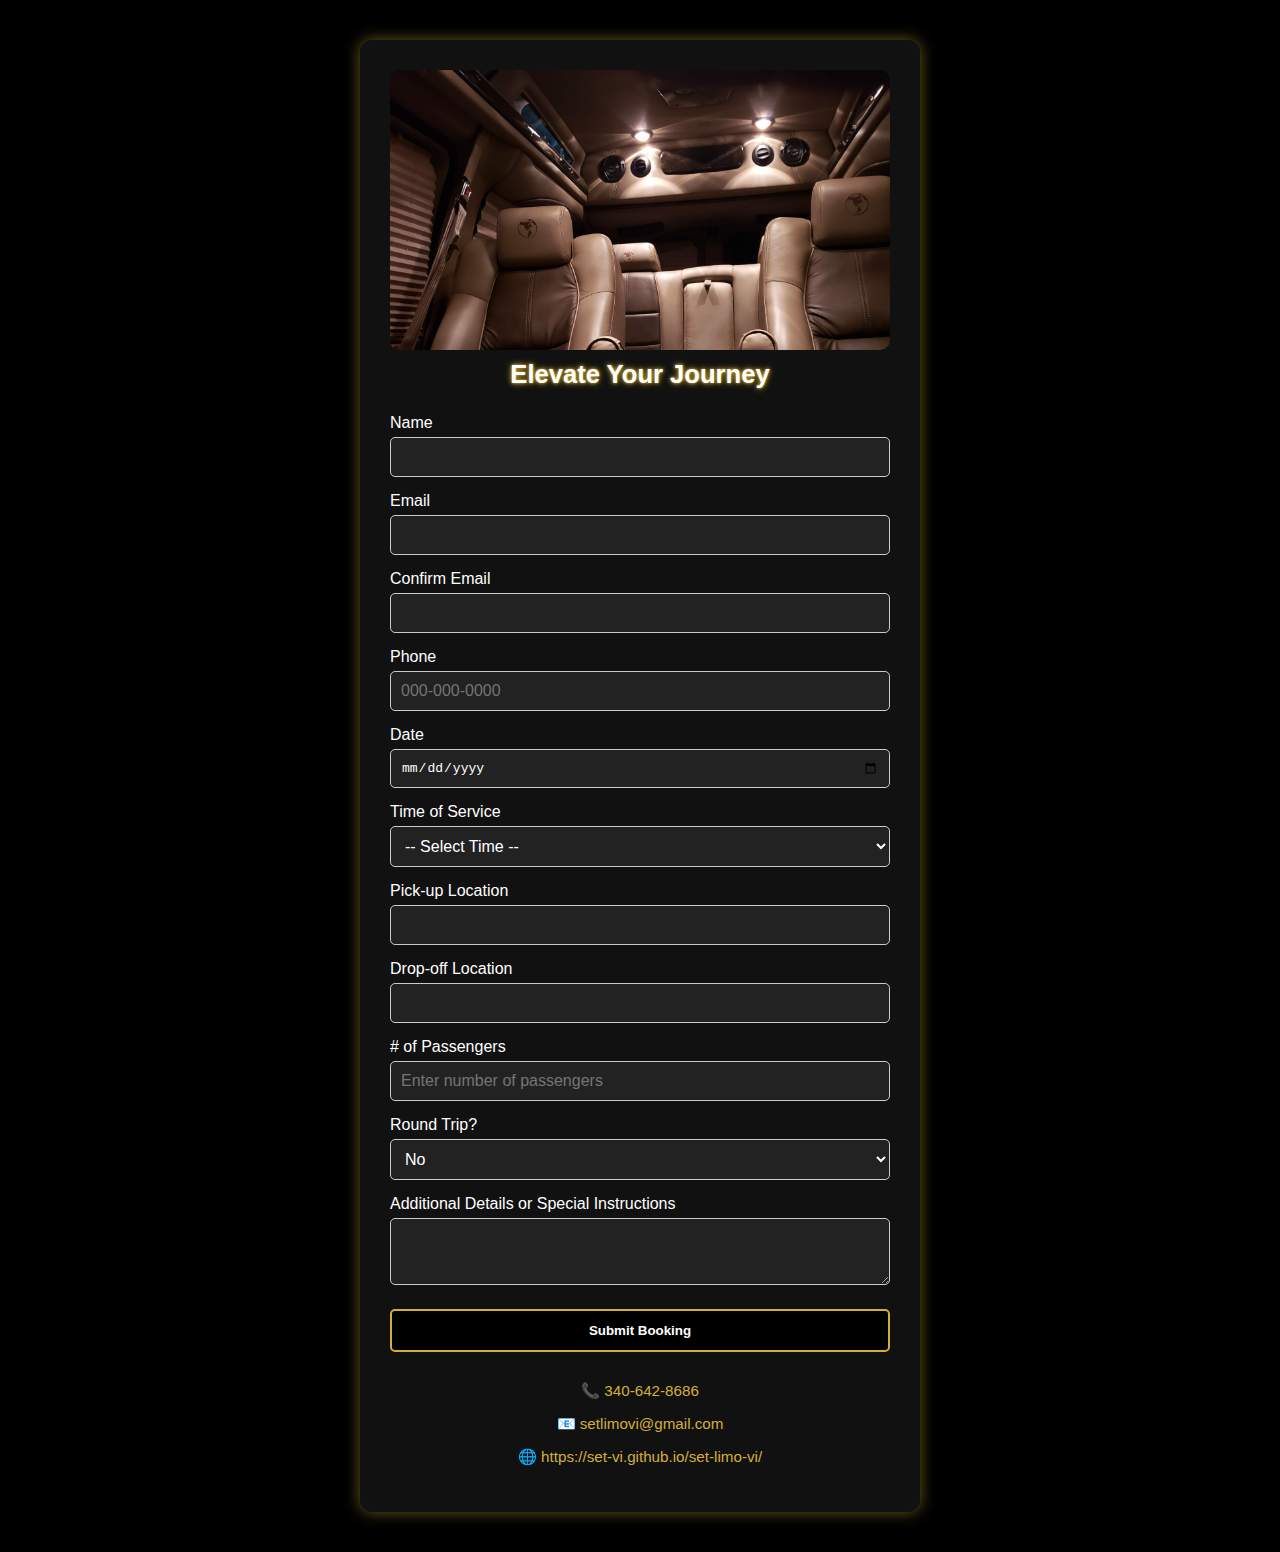
<file: booking.backup.html>
<!DOCTYPE html>
<html lang="en">
<head>
  <meta charset="UTF-8" />
  <meta name="viewport" content="width=device-width, initial-scale=1.0" />
  <title>Elevate Your Journey | Superb Executive Transportation</title>
  <style>
    body {
      margin: 0;
      font-family: 'Arial', sans-serif;
      background: #000;
      color: #fff;
      padding: 40px;
      display: flex;
      justify-content: center;
    }
    .container {
      background: #111;
      padding: 30px;
      border-radius: 12px;
      box-shadow: 0 0 15px rgba(212, 175, 55, 0.5);
      width: 100%;
      max-width: 500px;
    }
    h1 {
      color: #d4af37;
      text-align: center;
      margin-bottom: 20px;
    }
    label {
      display: block;
      margin-top: 15px;
      margin-bottom: 5px;
    }
    input, textarea, select {
      box-sizing: border-box;
      width: 100%;
      padding: 10px;
      font-size: 1em;
      border-radius: 5px;
      border: 1px solid #ccc;
      background: #222;
      color: #fff;
    }
    input:focus, select:focus, textarea:focus {
      border-color: #d4af37;
      outline: none;
    }
    button {
      margin-top: 20px;
      width: 100%;
      padding: 12px;
      background-color: #000;
      color: #fff;
      font-weight: bold;
      border: 2px solid #d4af37;
      border-radius: 5px;
      cursor: pointer;
    }
    button:hover {
      background-color: #d4af37;
      color: #000;
    }
    .contact-info {
      margin-top: 30px;
      text-align: center;
      font-size: 0.95em;
      color: #ccc;
    }
    .contact-info a {
      color: #d4af37;
      text-decoration: none;
    }
    .hero-image {
      position: relative;
      width: 100%;
      max-height: 280px;
      overflow: hidden;
      border-radius: 10px;
      margin-bottom: 20px;
    }
    .hero-image img {
      width: 100%;
      height: auto;
      object-fit: cover;
      display: block;
    }
    .hero-heading {
      text-align: center;
      font-size: 1.6em;
      font-weight: bold;
      color: #fff;
      margin-top: -10px;
      margin-bottom: 25px;
      text-shadow: 0 0 3px #d4af37, 0 0 6px #d4af37;
    }
    @media (max-width: 480px) {
      body {
        padding: 20px;
      }
    }
  </style>
</head>
<body>
<div class="container">
  <div class="hero-image">
    <img src="./png/luxury-int.png" alt="Luxury Interior">
  </div>
  <h1 class="hero-heading">Elevate Your Journey</h1>

  <form id="booking-form">
    
  <label for="name">Name</label>
    <input type="text" id="name" name="name" required autocomplete="name" />

    <label for="email">Email</label>
    <input type="email" id="email" name="_replyto" required autocomplete="email" />

    <label for="confirm-email">Confirm Email</label>
    <input type="email" id="confirm-email" name="confirm-email" required autocomplete="email" />

<label for="phone">Phone</label>
<input type="tel" id="phone" name="phone" required placeholder="000-000-0000" autocomplete="tel" inputmode="numeric" maxlength="12" pattern="[0-9]{3}-[0-9]{3}-[0-9]{4}" title="Enter phone number as 000-000-0000"
/>
<script>
  const phoneInput = document.getElementById("phone");

  phoneInput.addEventListener("input", function () {
    let numbers = this.value.replace(/\D/g, "").slice(0, 10);

    if (numbers.length > 6) {
      this.value = numbers.replace(/(\d{3})(\d{3})(\d{0,4})/, "$1-$2-$3");
    } else if (numbers.length > 3) {
      this.value = numbers.replace(/(\d{3})(\d{0,3})/, "$1-$2");
    } else {
      this.value = numbers;
    }
  });
</script>
    <label for="date">Date</label>
    <input type="date" id="date" name="date" required min="" onfocus="this.min = new Date().toISOString().split('T')[0]" />

    <label for="time">Time of Service</label>
    <select id="time" name="time" required>
      <option value="">-- Select Time --</option>
      <option value="05:00">5:00 AM</option>
      <option value="06:00">6:00 AM</option>
      <option value="07:00">7:00 AM</option>
      <option value="08:00">8:00 AM</option>
      <option value="09:00">9:00 AM</option>
      <option value="10:00">10:00 AM</option>
      <option value="11:00">11:00 AM</option>
      <option value="12:00">12:00 PM</option>
      <option value="13:00">1:00 PM</option>
      <option value="14:00">2:00 PM</option>
      <option value="15:00">3:00 PM</option>
      <option value="16:00">4:00 PM</option>
      <option value="17:00">5:00 PM</option>
      <option value="18:00">6:00 PM</option>
      <option value="19:00">7:00 PM</option>
      <option value="20:00">8:00 PM</option>
      <option value="21:00">9:00 PM</option>
      <option value="22:00">10:00 PM</option>
      <option value="23:00">11:00 PM</option>
      <option value="00:00">12:00 AM (Midnight)</option>
    </select>

    <label for="pickup">Pick-up Location</label>
    <input list="locations" id="pickup" name="pickup" required />

    <div id="airport-extra" style="display: none;">
      <label for="airline">Airline</label>
      <input type="text" id="airline" name="airline" placeholder="e.g. American Airlines" />

      <label for="baggage">Baggage Info</label>
      <textarea id="baggage" name="baggage" rows="2" placeholder="e.g. 2 checked bags, 1 carry-on"></textarea>
    </div>

    <label for="dropoff">Drop-off Location</label>
    <input list="locations" id="dropoff" name="dropoff" required />

    <label for="passengers"># of Passengers</label>
    <input type="number" id="passengers" name="passengers" min="1" inputmode="numeric" required placeholder="Enter number of passengers" />

    <label for="roundtrip">Round Trip?</label>
    <select id="roundtrip" name="roundtrip">
      <option value="no">No</option>
      <option value="yes">Yes</option>
    </select>

    <div id="return-fields" style="display: none;">
      <label for="return-date">Return Date</label>
      <input type="date" id="return-date" name="return-date" />

      <label for="return-time">Return Time</label>
      <select id="return-time" name="return-time">
        <option value="">-- Select Time --</option>
        <option value="13:00">1:00 PM</option>
        <option value="14:00">2:00 PM</option>
        <option value="15:00">3:00 PM</option>
        <option value="16:00">4:00 PM</option>
        <option value="17:00">5:00 PM</option>
        <option value="18:00">6:00 PM</option>
        <option value="19:00">7:00 PM</option>
        <option value="20:00">8:00 PM</option>
        <option value="21:00">9:00 PM</option>
        <option value="22:00">10:00 PM</option>
        <option value="23:00">11:00 PM</option>
        <option value="00:00">12:00 AM (Midnight)</option>
      </select>
    </div>

    <label for="notes">Additional Details or Special Instructions</label>
    <textarea id="notes" name="notes" rows="3"></textarea>

    <button type="submit">Submit Booking</button>

    <datalist id="locations">
      <option value="Bluebeard's Castle">
      <option value="Bolongo Bay Beach Resort">
      <option value="Charlotte Amalie">
      <option value="Cyril E. King Airport">
      <option value="Emerald Beach Resort">
      <option value="Havensight">
      <option value="Magens Bay">
      <option value="Marriott Frenchman's Reef">
      <option value="Margaritaville Vacation Club">
      <option value="Point Pleasant Resort">
      <option value="Red Hook Ferry Terminal">
      <option value="Secret Harbour Beach Resort">
      <option value="St. John">
      <option value="The Ritz-Carlton, St. Thomas">
      <option value="Tutu Park Mall">
      <option value="Yacht Haven Grande">
    </datalist>
  </form>

  <div class="contact-info">
    <p>📞 <a href="tel:3406428686">340-642-8686</a></p>
    <p>📧 <a href="mailto:setlimovi@gmail.com">setlimovi@gmail.com</a></p>
    <p>🌐 <a href="https://set-vi.github.io/set-limo-vi/" target="_blank">https://set-vi.github.io/set-limo-vi/</a></p>
  </div>

</div>
<script>
  document.addEventListener('DOMContentLoaded', function () {
    const form = document.getElementById('booking-form');
    if (!form) return;

    form.addEventListener('submit', async function(e) {
      e.preventDefault();

      if (!form.checkValidity()) {
        form.reportValidity();
        return;
      }

      const email = form.email.value;
      const confirmEmail = form['confirm-email'].value;
      if (email !== confirmEmail) {
        alert("Emails do not match.");
        return;
      }

      const button = form.querySelector('button');
      button.disabled = true;
      button.textContent = 'Submitting...';

      const formData = new FormData(form);
      const payload = {};
      formData.forEach((value, key) => {
        payload[key] = value;
      });

      try {
        await fetch('https://formspree.io/f/meoazyoy', {
        method: 'POST',
        body: formData
      });

        window.location.href = 'https://set-vi.github.io/set-limo-vi/thank-you.html';
      } catch (error) {
        console.error("Submission error:", error);
        alert("Something went wrong. Please try again or call us directly.");
        button.disabled = false;
        button.textContent = 'Submit Booking';
      }
    });

    const pickup = document.getElementById('pickup');
    const airportExtra = document.getElementById('airport-extra');
    const roundTripSelect = document.getElementById('roundtrip');
    const returnFields = document.getElementById('return-fields');
    const returnTime = document.getElementById('return-time');
    const serviceTime = document.getElementById('time');

    if (pickup) {
      pickup.addEventListener('input', function () {
        if (pickup.value === 'Cyril E. King Airport') {
          airportExtra.style.display = 'block';
        } else {
          airportExtra.style.display = 'none';
          airportExtra.querySelectorAll('input, textarea').forEach(el => el.value = '');
        }
      });
    }

    if (roundTripSelect) {
      roundTripSelect.addEventListener('change', function () {
        if (this.value === 'yes') {
          returnFields.style.display = 'block';
        } else {
          returnFields.style.display = 'none';
          returnFields.querySelectorAll('input, select').forEach(el => el.value = '');
        }
      });
    }

    function disablePastTimes(select, bufferMinutes = 180) {
      const dateInput = document.getElementById('date');
      if (!dateInput) return;
      const selectedDate = dateInput.value;
      const today = new Date().toISOString().split('T')[0];
      const now = new Date();
      const reference = now.getHours() * 60 + now.getMinutes() + bufferMinutes;

      Array.from(select.options).forEach(option => {
        const val = option.value;
        if (!val || !val.includes(':')) return;

        let [h, m] = val.split(':').map(Number);
        if (h === 0 && m === 0) h = 24;

        const optionTime = h * 60 + m;
        if (selectedDate === today) {
        option.disabled = optionTime <= reference;
      } else {
        option.disabled = false;
      }
      });
    }

    const dateField = document.getElementById('date');
    if (dateField) {
      dateField.addEventListener('change', function () {
        if (dateField && dateField.value) {
        
      }
      });
    }

    if (serviceTime) {
      serviceTime.addEventListener('change', function () {
        const selectedVal = this.value;
        if (!selectedVal || !selectedVal.includes(':')) return;

        let [h, m] = selectedVal.split(':').map(Number);
        if (h === 0 && m === 0) h = 24;

        const selectedMinutes = h * 60 + m;
        disablePastTimes(returnTime, selectedMinutes);
      });

      disablePastTimes(serviceTime);
    }

    const passengerInput = document.getElementById('passengers');
    if (passengerInput) {
      const passengerNote = document.createElement('div');
      passengerNote.id = 'passenger-warning';
      passengerNote.style.cssText = 'font-size: 0.8em; color: #d4af37; margin-top: 6px; display: none;';
      passengerNote.textContent = 'Groups over 6 passengers may require a second vehicle. We’ll follow up to confirm arrangements.';
      passengerInput.parentNode.insertBefore(passengerNote, passengerInput.nextSibling);

      passengerInput.addEventListener('input', function () {
        const warning = document.getElementById('passenger-warning');
        if (this.value > 6) {
          warning.style.display = 'block';
        } else {
          warning.style.display = 'none';
        }
      });
    }
  });
</script>
</body>
</html>
</file>
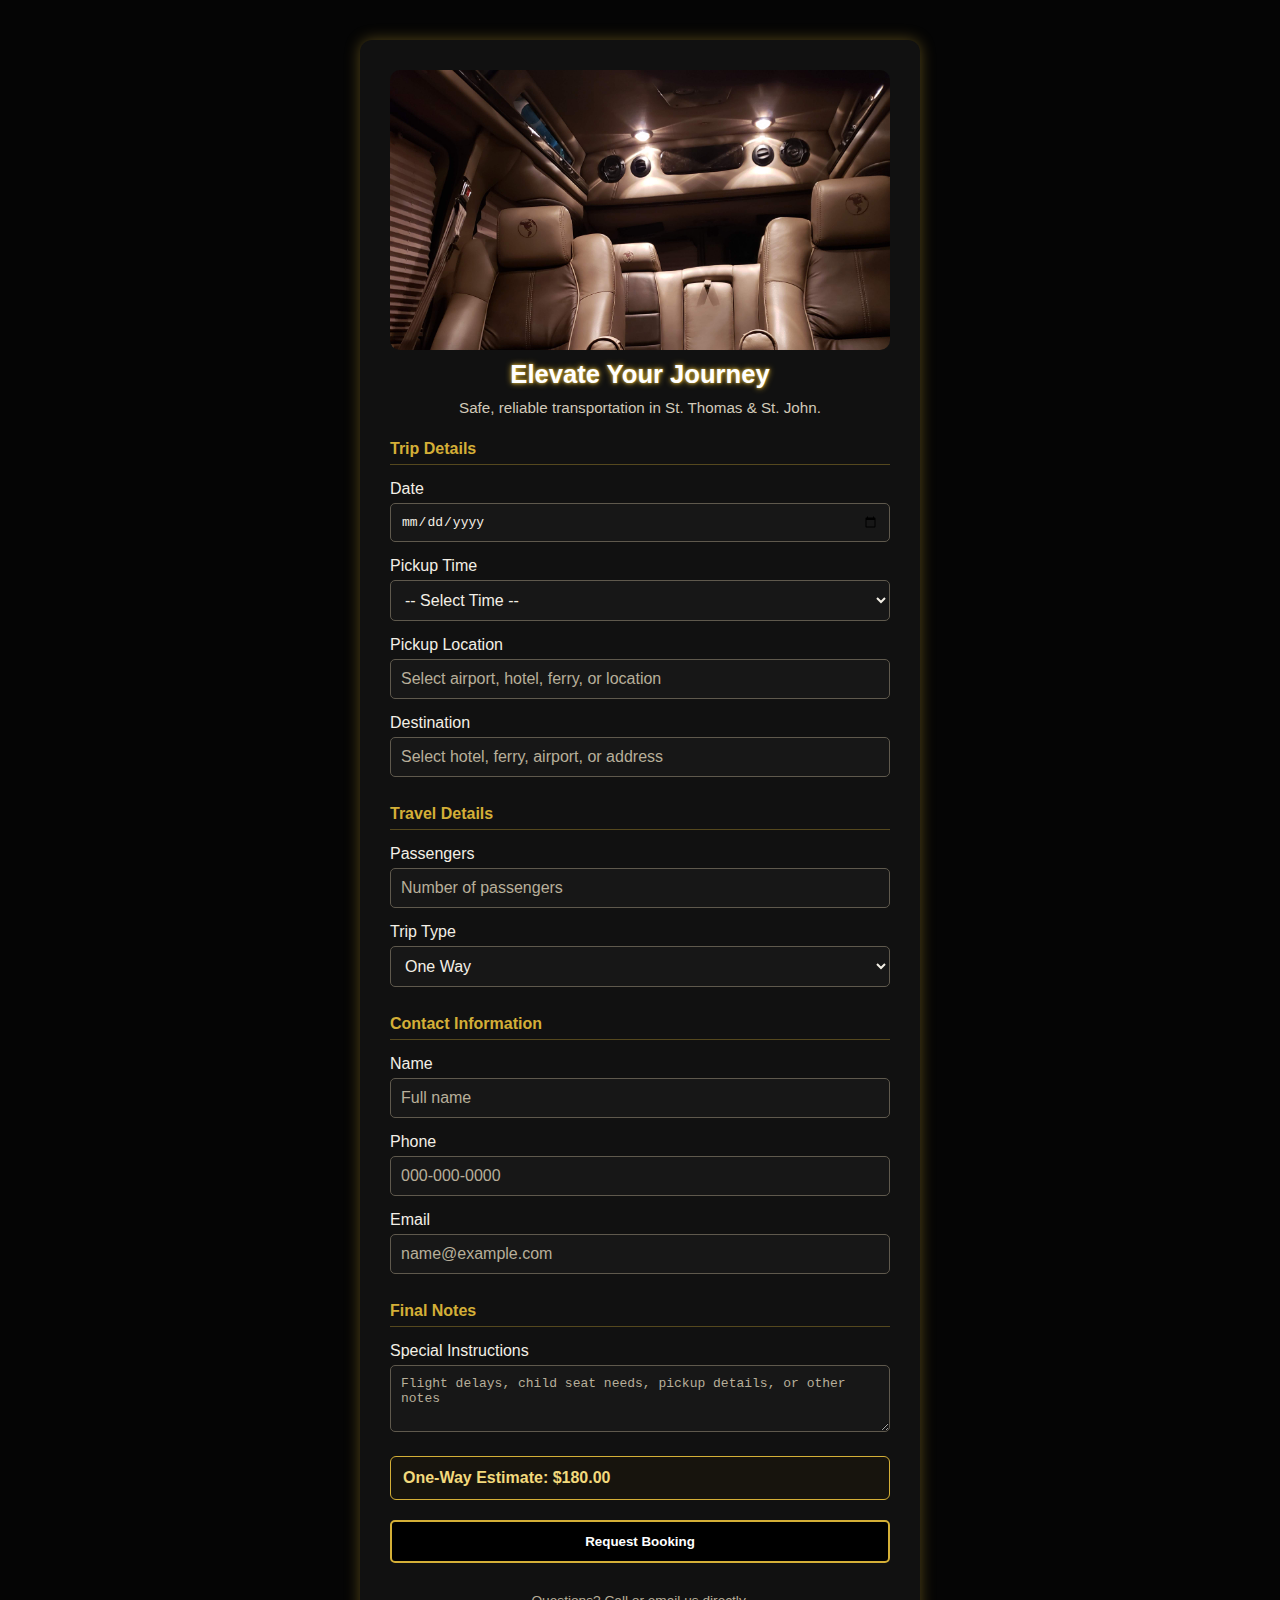
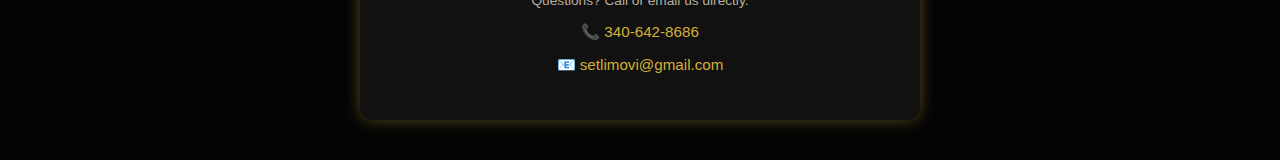
<file: booking.html>
<!DOCTYPE html>
<html lang="en">
<head>
  <meta charset="UTF-8" />
  <meta name="viewport" content="width=device-width, initial-scale=1.0" />
  <title>Book Your Airport Transfer | Superb Executive Transportation</title>
  <style>
    :root {
      --bg: #050505;
      --panel: #111111;
      --panel-soft: #171717;
      --text: #f3efe6;
      --text-soft: #d2cab9;
      --text-muted: #b8af9a;
      --border: #5f594d;
      --gold: #d4af37;
      --gold-soft: rgba(212, 175, 55, 0.35);
    }

    body {
      margin: 0;
      font-family: Arial, sans-serif;
      background: var(--bg);
      color: var(--text);
      padding: 40px;
      display: flex;
      justify-content: center;
    }

    .container {
      background: var(--panel);
      padding: 30px;
      border-radius: 12px;
      box-shadow: 0 0 15px rgba(212, 175, 55, 0.38);
      width: 100%;
      max-width: 500px;
    }

    .hero-image {
      position: relative;
      width: 100%;
      max-height: 280px;
      overflow: hidden;
      border-radius: 10px;
      margin-bottom: 20px;
    }

    .hero-image img {
      width: 100%;
      height: auto;
      object-fit: cover;
      display: block;
    }

    .hero-heading {
      text-align: center;
      font-size: 1.6em;
      font-weight: bold;
      color: #fff;
      margin-top: -10px;
      margin-bottom: 10px;
      text-shadow: 0 0 3px var(--gold), 0 0 6px var(--gold);
    }

    .booking-subhead {
      text-align: center;
      color: var(--text-soft);
      margin-top: 0;
      margin-bottom: 24px;
      font-size: 0.95em;
    }

    .form-section-title {
      margin-top: 28px;
      margin-bottom: 10px;
      font-size: 1rem;
      font-weight: bold;
      color: var(--gold);
      border-bottom: 1px solid var(--gold-soft);
      padding-bottom: 6px;
    }

    .form-section-title:first-of-type {
      margin-top: 0;
    }

    label {
      display: block;
      margin-top: 15px;
      margin-bottom: 5px;
      color: var(--text);
    }

    input,
    textarea,
    select {
      box-sizing: border-box;
      width: 100%;
      padding: 10px;
      font-size: 1em;
      border-radius: 5px;
      border: 1px solid var(--border);
      background: var(--panel-soft);
      color: var(--text);
    }

    input::placeholder,
    textarea::placeholder {
      color: var(--text-muted);
    }

    input:focus,
    select:focus,
    textarea:focus {
      border-color: var(--gold);
      outline: none;
      box-shadow: 0 0 0 1px rgba(212, 175, 55, 0.15);
    }

    button {
      margin-top: 20px;
      width: 100%;
      padding: 12px;
      background-color: #000;
      color: #fff;
      font-weight: bold;
      border: 2px solid var(--gold);
      border-radius: 5px;
      cursor: pointer;
    }

    button:hover {
      background-color: var(--gold);
      color: #000;
    }

    button:disabled {
      opacity: 0.7;
      cursor: not-allowed;
    }

    #price-box {
      margin-top: 20px;
      padding: 12px;
      border: 1px solid var(--gold);
      border-radius: 6px;
      background: #17140d;
      color: #f2d97c;
      font-weight: bold;
      display: none;
    }

    .contact-info {
      margin-top: 30px;
      text-align: center;
      font-size: 0.95em;
      color: var(--text-soft);
    }

    .contact-info a {
      color: var(--gold);
      text-decoration: none;
    }

    .contact-info p:first-child {
      margin-bottom: 12px;
      color: var(--text-muted);
      font-size: 0.9em;
    }

    #passenger-warning {
      font-size: 0.8em;
      color: #e2c768;
      margin-top: 6px;
      display: none;
    }

    @media (max-width: 480px) {
      body {
        padding: 20px;
      }
    }
  </style>
</head>
<body>
  <div class="container">
    <div class="hero-image">
      <img src="./png/luxury-int.png" alt="Luxury Interior" />
    </div>

    <h1 class="hero-heading">Elevate Your Journey</h1>
    <p class="booking-subhead">Safe, reliable transportation in St. Thomas &amp; St. John.</p>

    <!-- Added action & method and a hidden _next for non-JS fallback -->
    <form id="booking-form" action="https://formspree.io/f/meoazyoy" method="POST">
      <input type="hidden" name="_next" value="./thank-you.html">

      <h2 class="form-section-title">Trip Details</h2>

      <label for="date">Date</label>
      <input
        type="date"
        id="date"
        name="date"
        required
        min=""
        onfocus="this.min = new Date().toISOString().split('T')[0]"
      />

      <label for="time">Pickup Time</label>
      <select id="time" name="time" required>
        <option value="">-- Select Time --</option>
        <option value="05:00">5:00 AM</option>
        <option value="06:00">6:00 AM</option>
        <option value="07:00">7:00 AM</option>
        <option value="08:00">8:00 AM</option>
        <option value="09:00">9:00 AM</option>
        <option value="10:00">10:00 AM</option>
        <option value="11:00">11:00 AM</option>
        <option value="12:00">12:00 PM</option>
        <option value="13:00">1:00 PM</option>
        <option value="14:00">2:00 PM</option>
        <option value="15:00">3:00 PM</option>
        <option value="16:00">4:00 PM</option>
        <option value="17:00">5:00 PM</option>
        <option value="18:00">6:00 PM</option>
        <option value="19:00">7:00 PM</option>
        <option value="20:00">8:00 PM</option>
        <option value="21:00">9:00 PM</option>
        <option value="22:00">10:00 PM</option>
        <option value="23:00">11:00 PM</option>
        <option value="00:00">12:00 AM (Midnight)</option>
      </select>

      <label for="pickup">Pickup Location</label>
      <input
        list="locations"
        id="pickup"
        name="pickup"
        required
        placeholder="Select airport, hotel, ferry, or location"
      />

      <label for="dropoff">Destination</label>
      <input
        list="locations"
        id="dropoff"
        name="dropoff"
        required
        placeholder="Select hotel, ferry, airport, or address"
      />

      <h2 class="form-section-title">Travel Details</h2>

      <div id="airport-extra" style="display: none;">
        <label for="flight-info" id="flight-info-label">Flight Information</label>
        <input
          type="text"
          id="flight-info"
          name="flight-info"
          placeholder="Example: American 1234"
        />

        <label for="baggage">Luggage Details</label>
        <textarea
          id="baggage"
          name="baggage"
          rows="2"
          placeholder="Example: 2 checked bags, 1 carry-on"
        ></textarea>
      </div>

      <label for="passengers">Passengers</label>
      <input
        type="number"
        id="passengers"
        name="passengers"
        min="1"
        inputmode="numeric"
        required
        placeholder="Number of passengers"
      />
      <div id="passenger-warning">More than 6 passengers requires a second vehicle. We will follow up to confirm arrangements.</div>

      <label for="roundtrip">Trip Type</label>
      <select id="roundtrip" name="roundtrip">
        <option value="no">One Way</option>
        <option value="yes">Round Trip</option>
      </select>

      <div id="return-fields" style="display: none;">
        <label for="return-date">Return Date</label>
        <input type="date" id="return-date" name="return-date" />

        <label for="return-time">Return Time</label>
        <select id="return-time" name="return-time">
          <option value="">-- Select Time --</option>
          <option value="05:00">5:00 AM</option>
          <option value="06:00">6:00 AM</option>
          <option value="07:00">7:00 AM</option>
          <option value="08:00">8:00 AM</option>
          <option value="09:00">9:00 AM</option>
          <option value="10:00">10:00 AM</option>
          <option value="11:00">11:00 AM</option>
          <option value="12:00">12:00 PM</option>
          <option value="13:00">1:00 PM</option>
          <option value="14:00">2:00 PM</option>
          <option value="15:00">3:00 PM</option>
          <option value="16:00">4:00 PM</option>
          <option value="17:00">5:00 PM</option>
          <option value="18:00">6:00 PM</option>
          <option value="19:00">7:00 PM</option>
          <option value="20:00">8:00 PM</option>
          <option value="21:00">9:00 PM</option>
          <option value="22:00">10:00 PM</option>
          <option value="23:00">11:00 PM</option>
          <option value="00:00">12:00 AM (Midnight)</option>
        </select>
      </div>

      <h2 class="form-section-title">Contact Information</h2>

      <label for="name">Name</label>
      <input
        type="text"
        id="name"
        name="name"
        required
        autocomplete="name"
        placeholder="Full name"
      />

      <label for="phone">Phone</label>
      <input
        type="tel"
        id="phone"
        name="phone"
        required
        placeholder="000-000-0000"
        autocomplete="tel"
        inputmode="numeric"
        maxlength="12"
        pattern="[0-9]{3}-[0-9]{3}-[0-9]{4}"
        title="Enter phone number as 000-000-0000"
      />

      <label for="email">Email</label>
      <input
        type="email"
        id="email"
        name="_replyto"
        required
        autocomplete="email"
        placeholder="name@example.com"
      />

      <h2 class="form-section-title">Final Notes</h2>

      <label for="notes">Special Instructions</label>
      <textarea
        id="notes"
        name="notes"
        rows="3"
        placeholder="Flight delays, child seat needs, pickup details, or other notes"
      ></textarea>

      <div id="price-box">One-Way Estimate: $180.00</div>

      <button type="submit" id="submit-button">Request Booking</button>

      <datalist id="locations">
        <option value="Bluebeard's Castle"></option>
        <option value="Bolongo Bay Beach Resort"></option>
        <option value="Charlotte Amalie"></option>
        <option value="Cyril E. King Airport"></option>
        <option value="Emerald Beach Resort"></option>
        <option value="Havensight"></option>
        <option value="Magens Bay"></option>
        <option value="Marriott Frenchman's Reef"></option>
        <option value="Margaritaville Vacation Club"></option>
        <option value="Point Pleasant Resort"></option>
        <option value="Red Hook Ferry Terminal"></option>
        <option value="Secret Harbour Beach Resort"></option>
        <option value="St. John"></option>
        <option value="The Ritz-Carlton, St. Thomas"></option>
        <option value="Tutu Park Mall"></option>
        <option value="Yacht Haven Grande"></option>
      </datalist>
    </form>

    <div class="contact-info">
      <p>Questions? Call or email us directly.</p>
      <p>📞 <a href="tel:3406428686">340-642-8686</a></p>
      <p>📧 <a href="mailto:setlimovi@gmail.com">setlimovi@gmail.com</a></p>
    </div>
  </div>

  <script>
    document.addEventListener('DOMContentLoaded', function () {
      const form = document.getElementById('booking-form');
      if (!form) return;

      const pickup = document.getElementById('pickup');
      const dropoff = document.getElementById('dropoff');
      const airportExtra = document.getElementById('airport-extra');
      const flightInfoLabel = document.getElementById('flight-info-label');
      const roundTripSelect = document.getElementById('roundtrip');
      const returnFields = document.getElementById('return-fields');
      const serviceTime = document.getElementById('time');
      const returnTime = document.getElementById('return-time');
      const dateField = document.getElementById('date');
      const returnDateField = document.getElementById('return-date');
      const phoneInput = document.getElementById('phone');
      const passengerInput = document.getElementById('passengers');
      const passengerWarning = document.getElementById('passenger-warning');
      const priceBox = document.getElementById('price-box');
      const flightInfo = document.getElementById('flight-info');
      const baggage = document.getElementById('baggage');
      const submitButton = document.getElementById('submit-button');

      const BASE_TRANSFER_RATE = 180.00;
      const INCLUDED_PASSENGERS = 6;
      const EXTRA_PASSENGER_RATE = 30.00;

      function formatPhoneNumber(value) {
        const digits = value.replace(/\D/g, '').slice(0, 10);

        if (digits.length < 4) return digits;
        if (digits.length < 7) return `${digits.slice(0, 3)}-${digits.slice(3)}`;
        return `${digits.slice(0, 3)}-${digits.slice(3, 6)}-${digits.slice(6)}`;
      }

      function isAirportSelected() {
        const pickupValue = pickup.value.trim().toLowerCase();
        const dropoffValue = dropoff.value.trim().toLowerCase();
        return pickupValue.includes('airport') || dropoffValue.includes('airport');
      }

      function updateAirportFields() {
        if (isAirportSelected()) {
          airportExtra.style.display = 'block';
          flightInfoLabel.textContent = 'Flight Information';
        } else {
          airportExtra.style.display = 'none';
          flightInfo.value = '';
          baggage.value = '';
        }
      }

      function updateRoundTripFields() {
        const isRoundTrip = roundTripSelect.value === 'yes';
        returnFields.style.display = isRoundTrip ? 'block' : 'none';
        returnDateField.required = isRoundTrip;
        returnTime.required = isRoundTrip;

        if (!isRoundTrip) {
          returnDateField.value = '';
          returnTime.value = '';
        }

        updatePrice();
      }

      // Fixed syntax error here
      function getPassengerCount() {
        const passengerCount = parseInt(passengerInput.value, 10);
        return Number.isNaN(passengerCount) || passengerCount < 1 ? 1 : passengerCount;
      }

      function getExtraPassengerCount() {
        const passengerCount = getPassengerCount();
        return Math.max(0, passengerCount - INCLUDED_PASSENGERS);
      }

      function updatePassengerWarning() {
        passengerWarning.style.display = getExtraPassengerCount() > 0 ? 'block' : 'none';
      }

      function calculateFare() {
        const extraPassengerCount = getExtraPassengerCount();
        const oneWayFare = BASE_TRANSFER_RATE + (extraPassengerCount * EXTRA_PASSENGER_RATE);

        return roundTripSelect.value === 'yes'
          ? oneWayFare * 2
          : oneWayFare;
      }

      function updatePrice() {
        const totalFare = calculateFare();
        const label = roundTripSelect.value === 'yes'
          ? 'Round Trip Estimate'
          : 'One-Way Estimate';

        priceBox.textContent = `${label}: $${totalFare.toFixed(2)}`;
        priceBox.style.display = 'block';
      }

      function validateReturnTrip() {
        if (roundTripSelect.value !== 'yes') return true;
        if (!returnDateField.value || !returnTime.value) return true;
        if (!dateField.value || !serviceTime.value) return true;

        const outboundDateTime = new Date(`${dateField.value}T${serviceTime.value}`);
        const returnDateTime = new Date(`${returnDateField.value}T${returnTime.value}`);

        return returnDateTime >= outboundDateTime;
      }

      pickup.addEventListener('input', function () {
        updateAirportFields();
      });

      dropoff.addEventListener('input', function () {
        updateAirportFields();
      });

      roundTripSelect.addEventListener('change', function () {
        updateRoundTripFields();
      });

      passengerInput.addEventListener('input', function () {
        updatePassengerWarning();
        updatePrice();
      });

      phoneInput.addEventListener('input', function () {
        this.value = formatPhoneNumber(this.value);
      });

      dateField.addEventListener('change', function () {
        returnDateField.min = dateField.value;
      });

      returnDateField.addEventListener('change', function () {
        if (dateField.value && returnDateField.value < dateField.value) {
          alert('Return date cannot be earlier than outbound date.');
          returnDateField.value = '';
        }
      });

      form.addEventListener('submit', async function (e) {
        e.preventDefault();

        if (!validateReturnTrip()) {
          alert('Return trip date and time cannot be earlier than the outbound trip.');
          return;
        }

        const totalFare = calculateFare();
        const fareLabel = roundTripSelect.value === 'yes' ? 'Round Trip Estimate' : 'One-Way Estimate';
        const fareText = `${fareLabel}: $${totalFare.toFixed(2)}`;

        const summary =
`Please review your booking request:

Date: ${dateField.value || '-'}
Pickup Time: ${serviceTime.value || '-'}
Pickup Location: ${pickup.value || '-'}
Destination: ${dropoff.value || '-'}
Passengers: ${passengerInput.value || '-'}
Trip Type: ${roundTripSelect.value === 'yes' ? 'Round Trip' : 'One Way'}
Return Date: ${returnDateField.value || '-'}
Return Time: ${returnTime.value || '-'}
Name: ${document.getElementById('name').value || '-'}
Phone: ${phoneInput.value || '-'}
Email: ${document.getElementById('email').value || '-'}
${fareText}`;

        const confirmed = confirm(summary);

        if (!confirmed) {
          return;
        }

        const extraPassengerCount = getExtraPassengerCount();
        const formData = new FormData(form);
        formData.append('estimated_fare', `$${totalFare.toFixed(2)}`);
        formData.append('extra_passengers', String(extraPassengerCount));
        formData.append('second_vehicle_required', extraPassengerCount > 0 ? 'Yes' : 'No');

        try {
          submitButton.disabled = true;
          submitButton.textContent = 'Submitting...';

          const response = await fetch('https://formspree.io/f/meoazyoy', {
            method: 'POST',
            body: formData,
            headers: {
              Accept: 'application/json'
            }
          });

          if (response.ok) {
            window.location.href = './thank-you.html';
            return;
          }

          alert('Submission failed. Please try again or call 340-642-8686.');
        } catch (error) {
          alert('Network error. Please try again or call 340-642-8686.');
        } finally {
          submitButton.disabled = false;
          submitButton.textContent = 'Request Booking';
        }
      });

      updateAirportFields();
      updateRoundTripFields();
      updatePassengerWarning();
      updatePrice();
    });
  </script>
</body>
</html>
</file>
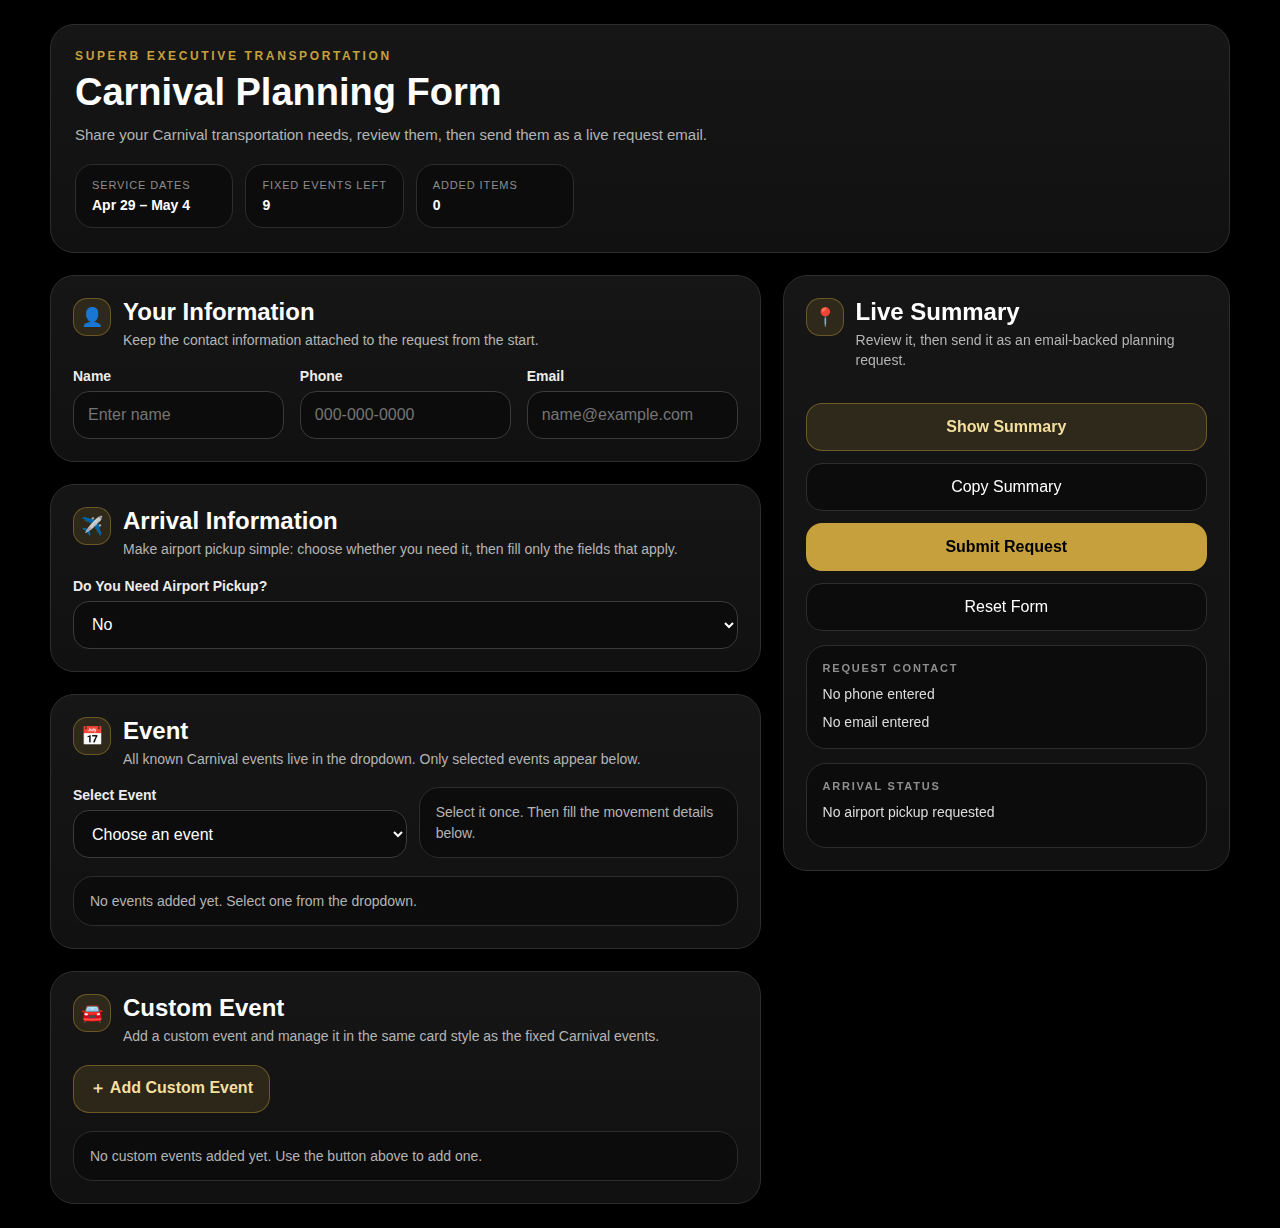
<file: carnivalbook.html>
<!DOCTYPE html>
<html lang="en">
<head>
  <meta charset="UTF-8" />
  <meta name="viewport" content="width=device-width, initial-scale=1.0" />
  <title>Carnival Planning Form | Superb Executive Transportation</title>
  <style>
    :root {
      --bg: #000;
      --panel: #111;
      --panel-2: #161616;
      --border: #2d2d2d;
      --gold: #c5a03c;
      --gold-soft: rgba(197, 160, 60, 0.14);
      --text: #fff;
      --muted: #b4b4b4;
      --danger: #ff6b6b;
      --danger-soft: rgba(255, 107, 107, 0.12);
      --success: #57d38c;
      --success-soft: rgba(87, 211, 140, 0.12);
    }

    * { box-sizing: border-box; }

    body {
      margin: 0;
      background: var(--bg);
      color: var(--text);
      font-family: Arial, sans-serif;
      padding: 24px;
    }

    .page {
      max-width: 1180px;
      margin: 0 auto;
    }

    .hero,
    .panel {
      background: linear-gradient(180deg, rgba(255,255,255,0.02), rgba(255,255,255,0)), var(--panel);
      border: 1px solid var(--border);
      border-radius: 24px;
      box-shadow: 0 0 18px rgba(0, 0, 0, 0.35);
    }

    .hero {
      padding: 24px;
      margin-bottom: 22px;
    }

    .hero-top {
      display: flex;
      flex-wrap: wrap;
      justify-content: space-between;
      gap: 18px;
      align-items: flex-end;
    }

    .eyebrow {
      margin: 0 0 10px;
      color: var(--gold);
      text-transform: uppercase;
      letter-spacing: 0.22em;
      font-size: 12px;
      font-weight: 700;
    }

    h1 {
      margin: 0 0 10px;
      font-size: 38px;
      line-height: 1.05;
    }

    .hero-copy {
      margin: 0;
      max-width: 760px;
      color: var(--muted);
      line-height: 1.55;
      font-size: 15px;
    }

    .stats {
      display: grid;
      grid-template-columns: repeat(3, minmax(120px, 1fr));
      gap: 12px;
      min-width: 320px;
    }

    .stat {
      background: #0c0c0c;
      border: 1px solid var(--border);
      border-radius: 18px;
      padding: 14px 16px;
    }

    .stat-label {
      color: #8e8e8e;
      font-size: 11px;
      letter-spacing: 0.08em;
      text-transform: uppercase;
      margin-bottom: 6px;
    }

    .stat-value {
      font-size: 14px;
      font-weight: 700;
    }

    .layout {
      display: grid;
      grid-template-columns: minmax(0, 1.35fr) minmax(320px, 0.85fr);
      gap: 22px;
      align-items: start;
    }

    .stack {
      display: grid;
      gap: 22px;
    }

    .panel {
      padding: 22px;
    }

    .section-head {
      display: flex;
      gap: 12px;
      align-items: flex-start;
      margin-bottom: 18px;
    }

    .section-icon {
      width: 38px;
      height: 38px;
      border-radius: 14px;
      border: 1px solid rgba(197, 160, 60, 0.4);
      background: var(--gold-soft);
      display: grid;
      place-items: center;
      color: var(--gold);
      font-size: 18px;
      flex: 0 0 auto;
    }

    .section-title {
      margin: 0 0 4px;
      font-size: 24px;
      font-weight: 700;
    }

    .section-subtitle {
      margin: 0;
      color: var(--muted);
      font-size: 14px;
      line-height: 1.45;
    }

    .grid-3,
    .grid-2 {
      display: grid;
      gap: 16px;
    }

    .grid-3 { grid-template-columns: repeat(3, minmax(0, 1fr)); }
    .grid-2 { grid-template-columns: repeat(2, minmax(0, 1fr)); }

    label {
      display: block;
      margin-bottom: 7px;
      font-size: 14px;
      font-weight: 700;
      color: #ececec;
    }

    input,
    select,
    textarea,
    button {
      font: inherit;
    }

    input,
    select,
    textarea {
      width: 100%;
      border-radius: 16px;
      border: 1px solid #3a3a3a;
      background: #0c0c0c;
      color: #fff;
      padding: 12px 14px;
      min-height: 48px;
      outline: none;
    }

    textarea {
      min-height: 88px;
      resize: vertical;
    }

    input:focus,
    select:focus,
    textarea:focus {
      border-color: var(--gold);
    }

    .inline-note,
    .empty-state,
    .summary-card,
    .status-card {
      border: 1px solid var(--border);
      background: #0c0c0c;
      border-radius: 20px;
    }

    .inline-note,
    .empty-state {
      padding: 14px 16px;
      color: var(--muted);
      font-size: 14px;
      line-height: 1.45;
    }

    .event-actions {
      display: flex;
      gap: 12px;
      align-items: end;
      margin-bottom: 18px;
    }

    .event-actions .grow {
      flex: 1 1 auto;
    }

    .chip-btn,
    .main-btn,
    .sub-btn,
    .danger-btn {
      min-height: 48px;
      padding: 12px 16px;
      border-radius: 16px;
      border: 1px solid transparent;
      cursor: pointer;
      transition: 0.2s ease;
    }

    .chip-btn,
    .sub-btn {
      background: #0c0c0c;
      color: #fff;
      border-color: var(--border);
    }

    .chip-btn {
      border-color: rgba(197, 160, 60, 0.42);
      background: var(--gold-soft);
      color: #f4df9f;
      font-weight: 700;
    }

    .chip-btn:hover,
    .sub-btn:hover {
      border-color: var(--gold);
    }

    .main-btn {
      background: var(--gold);
      color: #000;
      font-weight: 800;
    }

    .main-btn:hover { filter: brightness(1.06); }

    .main-btn:disabled,
    .sub-btn:disabled {
      opacity: 0.65;
      cursor: not-allowed;
    }

    .event-card {
      border: 1px solid var(--border);
      background: #0c0c0c;
      border-radius: 22px;
      padding: 18px;
      display: grid;
      gap: 16px;
    }

    .card-head {
      display: flex;
      justify-content: space-between;
      gap: 12px;
      align-items: start;
    }

    .card-title {
      margin: 0 0 6px;
      font-size: 21px;
      font-weight: 800;
    }

    .card-meta {
      display: flex;
      flex-wrap: wrap;
      gap: 16px;
      color: var(--muted);
      font-size: 14px;
    }

    .danger-btn {
      background: var(--danger-soft);
      color: #ffd3d3;
      border-color: rgba(255, 107, 107, 0.3);
      min-width: 48px;
      font-size: 18px;
      line-height: 1;
    }

    .danger-btn:hover {
      background: rgba(255, 107, 107, 0.18);
    }

    .summary-panel {
      position: sticky;
      top: 20px;
      display: grid;
      gap: 14px;
    }

    .summary-actions {
      display: grid;
      gap: 12px;
    }

    .message {
      display: none;
      padding: 14px 16px;
      border-radius: 20px;
      font-size: 14px;
      line-height: 1.45;
      border: 1px solid transparent;
    }

    .message.show { display: block; }
    .message.success {
      border-color: rgba(87, 211, 140, 0.35);
      background: var(--success-soft);
      color: #bdf4d3;
    }
    .message.error {
      border-color: rgba(255, 107, 107, 0.35);
      background: var(--danger-soft);
      color: #ffd3d3;
    }

    .status-card {
      padding: 16px;
    }

    .status-title {
      margin: 0 0 10px;
      color: #8e8e8e;
      text-transform: uppercase;
      letter-spacing: 0.16em;
      font-size: 11px;
      font-weight: 800;
    }

    .status-lines {
      display: grid;
      gap: 8px;
      color: #ddd;
      font-size: 14px;
      line-height: 1.45;
    }

    pre.summary-output {
      display: none;
      margin: 0;
      white-space: pre-wrap;
      font-family: Consolas, monospace;
      font-size: 12px;
      line-height: 1.6;
      color: #ddd;
      background: #050505;
      border: 1px solid var(--border);
      border-radius: 20px;
      padding: 16px;
    }

    pre.summary-output.show {
      display: block;
    }

    .hidden { display: none !important; }

    @media (max-width: 980px) {
      .layout {
        grid-template-columns: 1fr;
      }
      .summary-panel {
        position: static;
      }
      .stats {
        min-width: 0;
        width: 100%;
      }
    }

    @media (max-width: 720px) {
      body { padding: 16px; }
      h1 { font-size: 30px; }
      .grid-3,
      .grid-2,
      .stats {
        grid-template-columns: 1fr;
      }
      .event-actions {
        flex-direction: column;
        align-items: stretch;
      }
    }
  </style>
</head>
<body>
  <div class="page">
    <section class="hero">
      <div class="hero-top">
        <div>
          <p class="eyebrow">Superb Executive Transportation</p>
          <h1>Carnival Planning Form</h1>
          <p class="hero-copy">Share your Carnival transportation needs, review them, then send them as a live request email.</p>
        </div>
        <div class="stats">
          <div class="stat">
            <div class="stat-label">Service Dates</div>
            <div class="stat-value">Apr 29 – May 4</div>
          </div>
          <div class="stat">
            <div class="stat-label">Fixed Events Left</div>
            <div class="stat-value" id="fixedEventsLeft">0</div>
          </div>
          <div class="stat">
            <div class="stat-label">Added Items</div>
            <div class="stat-value" id="addedItemsCount">0</div>
          </div>
        </div>
      </div>
    </section>

    <div class="layout">
      <div class="stack">
        <section class="panel">
          <div class="section-head">
            <div class="section-icon">👤</div>
            <div>
              <h2 class="section-title">Your Information</h2>
              <p class="section-subtitle">Keep the contact information attached to the request from the start.</p>
            </div>
          </div>

          <div class="grid-3">
            <div>
              <label for="name">Name</label>
              <input id="name" type="text" placeholder="Enter name" />
            </div>
            <div>
              <label for="phone">Phone</label>
              <input id="phone" type="tel" placeholder="000-000-0000" inputmode="numeric" maxlength="12" />
            </div>
            <div>
              <label for="email">Email</label>
              <input id="email" type="email" placeholder="name@example.com" />
            </div>
          </div>
        </section>

        <section class="panel">
          <div class="section-head">
            <div class="section-icon">✈️</div>
            <div>
              <h2 class="section-title">Arrival Information</h2>
              <p class="section-subtitle">Make airport pickup simple: choose whether you need it, then fill only the fields that apply.</p>
            </div>
          </div>

          <div class="grid-2">
            <div class="full-span" style="grid-column: 1 / -1;">
              <label for="needsArrivalService">Do You Need Airport Pickup?</label>
              <select id="needsArrivalService">
                <option value="no">No</option>
                <option value="yes">Yes</option>
              </select>
            </div>
          </div>

          <div id="arrivalFields" class="grid-2 hidden" style="margin-top: 16px;">
            <div>
              <label for="arrivalDate">Arrival Date</label>
              <input id="arrivalDate" type="date" />
            </div>
            <div>
              <label for="flightNumber">Flight Number</label>
              <input id="flightNumber" type="text" placeholder="AA1234" />
            </div>
            <div>
              <label for="arrivalTime">Arrival Time</label>
              <input id="arrivalTime" type="time" />
            </div>
            <div>
              <label for="arrivalDestination">Arrival Drop-off</label>
              <select id="arrivalDestination">
                <option value="">Choose destination</option>
                <option value="Margaritaville Vacation Club">Margaritaville Vacation Club</option>
                <option value="The Ritz-Carlton, St. Thomas">The Ritz-Carlton, St. Thomas</option>
                <option value="Marriott Frenchman's Reef">Marriott Frenchman's Reef</option>
                <option value="Point Pleasant Resort">Point Pleasant Resort</option>
                <option value="Secret Harbour Beach Resort">Secret Harbour Beach Resort</option>
                <option value="Bolongo Bay Beach Resort">Bolongo Bay Beach Resort</option>
                <option value="Emerald Beach Resort">Emerald Beach Resort</option>
                <option value="Red Hook Ferry Terminal">Red Hook Ferry Terminal</option>
                <option value="Charlotte Amalie">Charlotte Amalie</option>
                <option value="Yacht Haven Grande">Yacht Haven Grande</option>
                <option value="Other">Other</option>
              </select>
            </div>
            <div id="arrivalDestinationOtherWrap" class="hidden" style="grid-column: 1 / -1;">
              <label for="arrivalDestinationOther">Enter Drop-off Location</label>
              <input id="arrivalDestinationOther" type="text" placeholder="Hotel, villa, marina, or address" />
            </div>
          </div>
        </section>

        <section class="panel">
          <div class="section-head">
            <div class="section-icon">📅</div>
            <div>
              <h2 class="section-title">Event</h2>
              <p class="section-subtitle">All known Carnival events live in the dropdown. Only selected events appear below.</p>
            </div>
          </div>

          <div class="event-actions">
            <div class="grow">
              <label for="knownEventSelect">Select Event</label>
              <select id="knownEventSelect">
                <option value="">Choose an event</option>
              </select>
            </div>
            <div class="inline-note">Select it once. Then fill the movement details below.</div>
          </div>

          <div id="knownEventsList" class="stack"></div>
          <div id="knownEventsEmpty" class="empty-state">No events added yet. Select one from the dropdown.</div>
        </section>

        <section class="panel">
          <div class="section-head">
            <div class="section-icon">🚘</div>
            <div>
              <h2 class="section-title">Custom Event</h2>
              <p class="section-subtitle">Add a custom event and manage it in the same card style as the fixed Carnival events.</p>
            </div>
          </div>

          <div style="margin-bottom: 18px;">
            <button type="button" id="addCustomEvent" class="chip-btn">＋ Add Custom Event</button>
          </div>

          <div id="customEventsList" class="stack"></div>
          <div id="customEventsEmpty" class="empty-state">No custom events added yet. Use the button above to add one.</div>
        </section>
      </div>

      <aside class="panel summary-panel">
        <div class="section-head">
          <div class="section-icon">📍</div>
          <div>
            <h2 class="section-title">Live Summary</h2>
            <p class="section-subtitle">Review it, then send it as an email-backed planning request.</p>
          </div>
        </div>

        <div class="summary-actions">
          <button type="button" id="toggleSummary" class="chip-btn">Show Summary</button>
          <button type="button" id="copySummary" class="sub-btn">Copy Summary</button>
          <button type="button" id="submitRequest" class="main-btn">Submit Request</button>
          <button type="button" id="resetForm" class="sub-btn">Reset Form</button>
        </div>

        <div id="message" class="message"></div>

        <div class="status-card">
          <div class="status-title">Request Contact</div>
          <div class="status-lines">
            <div id="contactPhoneLine">No phone entered</div>
            <div id="contactEmailLine">No email entered</div>
          </div>
        </div>

        <div class="status-card">
          <div class="status-title">Arrival Status</div>
          <div class="status-lines">
            <div id="arrivalStatusMain">No airport pickup requested</div>
            <div id="arrivalStatusDetail" style="color: var(--muted);"></div>
          </div>
        </div>

        <pre id="summaryOutput" class="summary-output"></pre>
      </aside>
    </div>
  </div>

  <script>
    const FORMSPREE_ENDPOINT = "https://formspree.io/f/meoazyoy";

    const TIME_OPTIONS = Array.from({ length: 48 }, (_, index) => {
      const hour = Math.floor(index / 2);
      const minute = index % 2 === 0 ? "00" : "30";
      const period = hour >= 12 ? "PM" : "AM";
      const displayHour = hour % 12 || 12;
      return {
        value: `${String(hour).padStart(2, "0")}:${minute}`,
        label: `${displayHour}:${minute} ${period}`,
      };
    });

    const KNOWN_EVENT_OPTIONS = [
      { id: "food-fair-04292026", event: "Food Fair", date: "2026-04-29", eventTime: "10:00" },
      { id: "village-night-04292026", event: "Village Night", date: "2026-04-29", eventTime: "19:00" },
      { id: "jouvert-04302026", event: "J’ouvert", date: "2026-04-30", eventTime: "05:30" },
      { id: "village-night-04302026", event: "Village Night", date: "2026-04-30", eventTime: "19:00" },
      { id: "childrens-parade-05012026", event: "Children’s Parade", date: "2026-05-01", eventTime: "10:00" },
      { id: "village-night-05012026", event: "Village Night", date: "2026-05-01", eventTime: "19:00" },
      { id: "adults-parade-05022026", event: "Adult’s Parade", date: "2026-05-02", eventTime: "10:00" },
      { id: "village-night-05022026", event: "Village Night", date: "2026-05-02", eventTime: "19:00" },
      { id: "fireworks-05022026", event: "Fireworks", date: "2026-05-02", eventTime: "21:00" },
    ];

    const state = {
      knownEvents: [],
      customEvents: [],
      showSummary: false,
      isSubmitting: false,
    };

    const el = {
      name: document.getElementById("name"),
      phone: document.getElementById("phone"),
      email: document.getElementById("email"),
      needsArrivalService: document.getElementById("needsArrivalService"),
      arrivalFields: document.getElementById("arrivalFields"),
      arrivalDate: document.getElementById("arrivalDate"),
      flightNumber: document.getElementById("flightNumber"),
      arrivalTime: document.getElementById("arrivalTime"),
      arrivalDestination: document.getElementById("arrivalDestination"),
      arrivalDestinationOtherWrap: document.getElementById("arrivalDestinationOtherWrap"),
      arrivalDestinationOther: document.getElementById("arrivalDestinationOther"),
      knownEventSelect: document.getElementById("knownEventSelect"),
      knownEventsList: document.getElementById("knownEventsList"),
      knownEventsEmpty: document.getElementById("knownEventsEmpty"),
      customEventsList: document.getElementById("customEventsList"),
      customEventsEmpty: document.getElementById("customEventsEmpty"),
      addCustomEvent: document.getElementById("addCustomEvent"),
      fixedEventsLeft: document.getElementById("fixedEventsLeft"),
      addedItemsCount: document.getElementById("addedItemsCount"),
      toggleSummary: document.getElementById("toggleSummary"),
      copySummary: document.getElementById("copySummary"),
      submitRequest: document.getElementById("submitRequest"),
      resetForm: document.getElementById("resetForm"),
      message: document.getElementById("message"),
      contactPhoneLine: document.getElementById("contactPhoneLine"),
      contactEmailLine: document.getElementById("contactEmailLine"),
      arrivalStatusMain: document.getElementById("arrivalStatusMain"),
      arrivalStatusDetail: document.getElementById("arrivalStatusDetail"),
      summaryOutput: document.getElementById("summaryOutput"),
    };

    function formatPhoneNumber(value) {
      const digits = value.replace(/\D/g, "").slice(0, 10);
      if (digits.length < 4) return digits;
      if (digits.length < 7) return `${digits.slice(0, 3)}-${digits.slice(3)}`;
      return `${digits.slice(0, 3)}-${digits.slice(3, 6)}-${digits.slice(6)}`;
    }

    function formatDateForDisplay(value) {
      if (!value) return "";
      const [year, month, day] = value.split("-");
      return `${month}/${day}/${year}`;
    }

    function formatTimeForDisplay(value) {
      if (!value) return "";
      const [hours, minutes] = value.split(":");
      let h = Number(hours);
      const suffix = h >= 12 ? "PM" : "AM";
      h = h % 12 || 12;
      return `${h}:${minutes} ${suffix}`;
    }

    function showMessage(type, text) {
      el.message.className = `message show ${type}`;
      el.message.textContent = text;
    }

    function clearMessage() {
      el.message.className = "message";
      el.message.textContent = "";
    }

    function getAvailableKnownEvents() {
      const activeIds = new Set(state.knownEvents.map((item) => item.id));
      return KNOWN_EVENT_OPTIONS.filter((item) => !activeIds.has(item.id));
    }

    function renderTimeOptions(selectedValue) {
      return ['<option value="">Select pickup time</option>']
        .concat(
          TIME_OPTIONS.map((time) =>
            `<option value="${time.value}"${time.value === selectedValue ? " selected" : ""}>${time.label}</option>`
          )
        )
        .join("");
    }

    function buildSummaryText() {
      const knownLines = state.knownEvents.map((event) =>
        `${event.event} — ${formatDateForDisplay(event.date)} — Event Time: ${formatTimeForDisplay(event.eventTime)}${event.pickupTime ? ` — Pickup Time: ${formatTimeForDisplay(event.pickupTime)}` : ""}${event.notes ? ` — Notes: ${event.notes}` : ""}`
      );

      const customLines = state.customEvents
        .filter((event) => event.event || event.date || event.eventTime || event.pickupTime || event.notes)
        .map((event) =>
          `${event.event || "Custom Event"}${event.date ? ` — ${formatDateForDisplay(event.date)}` : ""}${event.eventTime ? ` — Event Time: ${formatTimeForDisplay(event.eventTime)}` : ""}${event.pickupTime ? ` — Pickup Time: ${formatTimeForDisplay(event.pickupTime)}` : ""}${event.notes ? ` — Notes: ${event.notes}` : ""}`
        );

      const arrivalDestination = el.arrivalDestination.value === "Other"
        ? el.arrivalDestinationOther.value.trim()
        : el.arrivalDestination.value.trim();

      return [
        "Carnival Chauffeur Planning Request",
        "",
        `Name: ${el.name.value.trim()}`,
        `Phone: ${el.phone.value.trim()}`,
        `Email: ${el.email.value.trim()}`,
        "",
        "Known Carnival Events:",
        ...(knownLines.length ? knownLines : ["None added yet."]),
        "",
        "Custom Events:",
        ...(customLines.length ? customLines : ["None added yet."]),
        "",
        "Arrival Information:",
        `Arrival Service Needed: ${el.needsArrivalService.value === "yes" ? "Yes" : "No"}`,
        ...(el.needsArrivalService.value === "yes"
          ? [
              `Arrival Date: ${formatDateForDisplay(el.arrivalDate.value) || ""}`,
              `Flight Number: ${el.flightNumber.value.trim()}`,
              `Arrival Time: ${formatTimeForDisplay(el.arrivalTime.value) || ""}`,
              `Arrival Drop-off: ${arrivalDestination || ""}`,
            ]
          : []),
      ].join("\n");
    }

    function updateKnownEventSelect() {
      const available = getAvailableKnownEvents();
      el.knownEventSelect.innerHTML = '<option value="">Choose an event</option>' +
        available.map((event) => `<option value="${event.id}">${event.event} — ${formatDateForDisplay(event.date)} — ${formatTimeForDisplay(event.eventTime)}</option>`).join("");
      el.fixedEventsLeft.textContent = String(available.length);
    }

    function renderKnownEvents() {
      el.knownEventsList.innerHTML = "";
      el.knownEventsEmpty.classList.toggle("hidden", state.knownEvents.length > 0);

      state.knownEvents.forEach((event) => {
        const card = document.createElement("div");
        card.className = "event-card";
        card.innerHTML = `
          <div class="card-head">
            <div>
              <h3 class="card-title">${event.event}</h3>
              <div class="card-meta">
                <span>📅 ${formatDateForDisplay(event.date)}</span>
                <span>⏰ ${formatTimeForDisplay(event.eventTime)}</span>
              </div>
            </div>
            <button type="button" class="danger-btn" data-remove-known="${event.id}">✕</button>
          </div>
          <div class="grid-2">
            <div>
              <label>Pickup Time</label>
              <select data-known-pickup="${event.id}">${renderTimeOptions(event.pickupTime || "")}</select>
            </div>
            <div>
              <label>Notes</label>
              <textarea data-known-notes="${event.id}" rows="2" placeholder="Meeting point, party size, route note">${escapeHtml(event.notes || "")}</textarea>
            </div>
          </div>
        `;
        el.knownEventsList.appendChild(card);
      });
    }

    function renderCustomEvents() {
      el.customEventsList.innerHTML = "";
      el.customEventsEmpty.classList.toggle("hidden", state.customEvents.length > 0);

      state.customEvents.forEach((event) => {
        const card = document.createElement("div");
        card.className = "event-card";
        card.innerHTML = `
          <div class="card-head">
            <div>
              <h3 class="card-title">${escapeHtml(event.event || "Custom Event")}</h3>
              <div class="card-meta">
                <span>📅 ${event.date ? formatDateForDisplay(event.date) : "No date"}</span>
                <span>⏰ ${event.eventTime ? formatTimeForDisplay(event.eventTime) : "No event time"}</span>
              </div>
            </div>
            <button type="button" class="danger-btn" data-remove-custom="${event.id}">✕</button>
          </div>
          <div class="grid-2">
            <div>
              <label>Event Name</label>
              <input type="text" data-custom-event="${event.id}" value="${escapeHtml(event.event || "")}" placeholder="Enter custom event" />
            </div>
            <div>
              <label>Date</label>
              <input type="date" data-custom-date="${event.id}" value="${event.date || ""}" />
            </div>
            <div>
              <label>Event Time</label>
              <input type="time" data-custom-eventtime="${event.id}" value="${event.eventTime || ""}" />
            </div>
            <div>
              <label>Pickup Time</label>
              <input type="time" data-custom-pickup="${event.id}" value="${event.pickupTime || ""}" />
            </div>
            <div style="grid-column: 1 / -1;">
              <label>Notes</label>
              <textarea data-custom-notes="${event.id}" rows="2" placeholder="Meeting point, destination, route note, or any special instruction">${escapeHtml(event.notes || "")}</textarea>
            </div>
          </div>
        `;
        el.customEventsList.appendChild(card);
      });
    }

    function escapeHtml(value) {
      return value
        .replaceAll("&", "&amp;")
        .replaceAll("<", "&lt;")
        .replaceAll(">", "&gt;")
        .replaceAll('"', "&quot;");
    }

    function updateCounts() {
      el.addedItemsCount.textContent = String(state.knownEvents.length + state.customEvents.length);
    }

    function updateContactStatus() {
      el.contactPhoneLine.textContent = el.phone.value.trim() || "No phone entered";
      el.contactEmailLine.textContent = el.email.value.trim() || "No email entered";
    }

    function updateArrivalVisibility() {
      const show = el.needsArrivalService.value === "yes";
      el.arrivalFields.classList.toggle("hidden", !show);
      updateArrivalStatus();
    }

    function updateArrivalOtherVisibility() {
      const show = el.arrivalDestination.value === "Other";
      el.arrivalDestinationOtherWrap.classList.toggle("hidden", !show);
      if (!show) el.arrivalDestinationOther.value = "";
      updateArrivalStatus();
    }

    function updateArrivalStatus() {
      if (el.needsArrivalService.value !== "yes") {
        el.arrivalStatusMain.textContent = "No airport pickup requested";
        el.arrivalStatusDetail.textContent = "";
        return;
      }

      const destination = el.arrivalDestination.value === "Other"
        ? el.arrivalDestinationOther.value.trim()
        : el.arrivalDestination.value.trim();

      el.arrivalStatusMain.textContent = "Airport pickup requested";
      const parts = [
        el.arrivalDate.value ? formatDateForDisplay(el.arrivalDate.value) : "No date",
        el.arrivalTime.value ? formatTimeForDisplay(el.arrivalTime.value) : "",
        el.flightNumber.value.trim(),
        destination,
      ].filter(Boolean);
      el.arrivalStatusDetail.textContent = parts.join(" • ");
    }

    function updateSummaryOutput() {
      el.summaryOutput.textContent = buildSummaryText();
      if (state.showSummary) {
        el.summaryOutput.classList.add("show");
        el.toggleSummary.textContent = "Hide Summary";
      } else {
        el.summaryOutput.classList.remove("show");
        el.toggleSummary.textContent = "Show Summary";
      }
    }

    function sync() {
      updateKnownEventSelect();
      renderKnownEvents();
      renderCustomEvents();
      updateCounts();
      updateContactStatus();
      updateArrivalVisibility();
      updateArrivalOtherVisibility();
      updateSummaryOutput();
    }

    function addKnownEvent(eventId) {
      const match = KNOWN_EVENT_OPTIONS.find((event) => event.id === eventId);
      if (!match) return;
      if (state.knownEvents.some((event) => event.id === eventId)) return;
      state.knownEvents.push({ ...match, pickupTime: "", notes: "" });
      clearMessage();
      sync();
    }

    function addCustomEvent() {
      state.customEvents.push({
        id: String(Date.now() + Math.floor(Math.random() * 1000)),
        event: "",
        date: "",
        eventTime: "",
        pickupTime: "",
        notes: "",
      });
      clearMessage();
      sync();
    }

    function validateBeforeSubmit() {
      if (!el.name.value.trim()) {
        showMessage("error", "Name is required.");
        return false;
      }
      if (!el.phone.value.trim()) {
        showMessage("error", "Phone is required.");
        return false;
      }
      if (!el.email.value.trim()) {
        showMessage("error", "Email is required.");
        return false;
      }
      if (state.knownEvents.length + state.customEvents.length === 0) {
        showMessage("error", "Add at least one event or custom event before submitting.");
        return false;
      }
      if (el.needsArrivalService.value === "yes") {
        if (!el.arrivalDate.value) {
          showMessage("error", "Arrival date is required when airport pickup is requested.");
          return false;
        }
        if (!el.arrivalTime.value) {
          showMessage("error", "Arrival time is required when airport pickup is requested.");
          return false;
        }
        const destination = el.arrivalDestination.value === "Other"
          ? el.arrivalDestinationOther.value.trim()
          : el.arrivalDestination.value.trim();
        if (!destination) {
          showMessage("error", "Arrival drop-off is required when airport pickup is requested.");
          return false;
        }
      }
      return true;
    }

    async function handleSubmit() {
      clearMessage();
      if (!validateBeforeSubmit()) return;

      const summaryText = buildSummaryText();
      const confirmed = window.confirm(`Please review before sending:\n\n${summaryText}`);
      if (!confirmed) return;

      const arrivalDestination = el.arrivalDestination.value === "Other"
        ? el.arrivalDestinationOther.value.trim()
        : el.arrivalDestination.value.trim();

      const payload = new FormData();
      payload.append("client_name", el.name.value.trim());
      payload.append("phone", el.phone.value.trim());
      payload.append("email", el.email.value.trim());
      payload.append("arrival_service_needed", el.needsArrivalService.value);
      payload.append("arrival_date", el.arrivalDate.value);
      payload.append("flight_number", el.flightNumber.value.trim());
      payload.append("arrival_time", el.arrivalTime.value);
      payload.append("arrival_destination", arrivalDestination);
      payload.append("summary", summaryText);
      payload.append("_subject", `Carnival Planning Request — ${el.name.value.trim()}`);
      payload.append("_replyto", el.email.value.trim());

      state.isSubmitting = true;
      el.submitRequest.disabled = true;
      el.submitRequest.textContent = "Sending...";

      try {
        const response = await fetch(FORMSPREE_ENDPOINT, {
          method: "POST",
          body: payload,
          headers: { Accept: "application/json" }
        });

        if (!response.ok) throw new Error("Submission failed");

        resetForm();
        showMessage("success", "Request sent. Check the inbox tied to Formspree.");
      } catch (error) {
        showMessage("error", "Submission failed. Check the Formspree endpoint and active form settings.");
      } finally {
        state.isSubmitting = false;
        el.submitRequest.disabled = false;
        el.submitRequest.textContent = "Submit Request";
      }
    }

    function resetForm() {
      el.name.value = "";
      el.phone.value = "";
      el.email.value = "";
      el.needsArrivalService.value = "no";
      el.arrivalDate.value = "";
      el.flightNumber.value = "";
      el.arrivalTime.value = "";
      el.arrivalDestination.value = "";
      el.arrivalDestinationOther.value = "";
      state.knownEvents = [];
      state.customEvents = [];
      state.showSummary = false;
      clearMessage();
      sync();
    }

    el.phone.addEventListener("input", () => {
      el.phone.value = formatPhoneNumber(el.phone.value);
      updateContactStatus();
      updateSummaryOutput();
      clearMessage();
    });

    [el.name, el.email, el.arrivalDate, el.arrivalTime, el.arrivalDestinationOther].forEach((node) => {
      node.addEventListener("input", () => {
        if (node === el.email || node === el.name) updateContactStatus();
        if (node === el.arrivalDestinationOther || node === el.arrivalDate || node === el.arrivalTime) updateArrivalStatus();
        updateSummaryOutput();
        clearMessage();
      });
    });

    el.flightNumber.addEventListener("input", () => {
      el.flightNumber.value = el.flightNumber.value.toUpperCase();
      updateArrivalStatus();
      updateSummaryOutput();
      clearMessage();
    });

    el.needsArrivalService.addEventListener("change", () => {
      if (el.needsArrivalService.value === "no") {
        el.arrivalDate.value = "";
        el.flightNumber.value = "";
        el.arrivalTime.value = "";
        el.arrivalDestination.value = "";
        el.arrivalDestinationOther.value = "";
      }
      sync();
      clearMessage();
    });

    el.arrivalDestination.addEventListener("change", () => {
      updateArrivalOtherVisibility();
      updateSummaryOutput();
      clearMessage();
    });

    el.knownEventSelect.addEventListener("change", () => {
      const value = el.knownEventSelect.value;
      if (value) addKnownEvent(value);
      el.knownEventSelect.value = "";
    });

    el.addCustomEvent.addEventListener("click", () => {
      addCustomEvent();
    });

    el.knownEventsList.addEventListener("input", (event) => {
      const target = event.target;
      if (target.dataset.knownNotes) {
        const item = state.knownEvents.find((entry) => entry.id === target.dataset.knownNotes);
        if (item) item.notes = target.value;
      }
      updateSummaryOutput();
      clearMessage();
    });

    el.knownEventsList.addEventListener("change", (event) => {
      const target = event.target;
      if (target.dataset.knownPickup) {
        const item = state.knownEvents.find((entry) => entry.id === target.dataset.knownPickup);
        if (item) item.pickupTime = target.value;
      }
      updateSummaryOutput();
      clearMessage();
    });

    el.knownEventsList.addEventListener("click", (event) => {
      const button = event.target.closest("[data-remove-known]");
      if (!button) return;
      state.knownEvents = state.knownEvents.filter((entry) => entry.id !== button.dataset.removeKnown);
      sync();
      clearMessage();
    });

    el.customEventsList.addEventListener("input", (event) => {
      const target = event.target;
      const keyMap = [
        ["customEvent", "event"],
        ["customDate", "date"],
        ["customEventtime", "eventTime"],
        ["customPickup", "pickupTime"],
        ["customNotes", "notes"],
      ];

      keyMap.forEach(([datasetKey, field]) => {
        const id = target.dataset[datasetKey];
        if (!id) return;
        const item = state.customEvents.find((entry) => entry.id === id);
        if (item) item[field] = target.value;
      });

      if (target.dataset.customEvent) {
        renderCustomEvents();
      } else {
        updateSummaryOutput();
      }
      clearMessage();
    });

    el.customEventsList.addEventListener("click", (event) => {
      const button = event.target.closest("[data-remove-custom]");
      if (!button) return;
      state.customEvents = state.customEvents.filter((entry) => entry.id !== button.dataset.removeCustom);
      sync();
      clearMessage();
    });

    el.toggleSummary.addEventListener("click", () => {
      state.showSummary = !state.showSummary;
      updateSummaryOutput();
    });

    el.copySummary.addEventListener("click", async () => {
      try {
        await navigator.clipboard.writeText(buildSummaryText());
        showMessage("success", "Summary copied.");
      } catch {
        showMessage("error", "Copy failed.");
      }
    });

    el.submitRequest.addEventListener("click", handleSubmit);
    el.resetForm.addEventListener("click", resetForm);

    sync();
  </script>
</body>
</html>
</file>
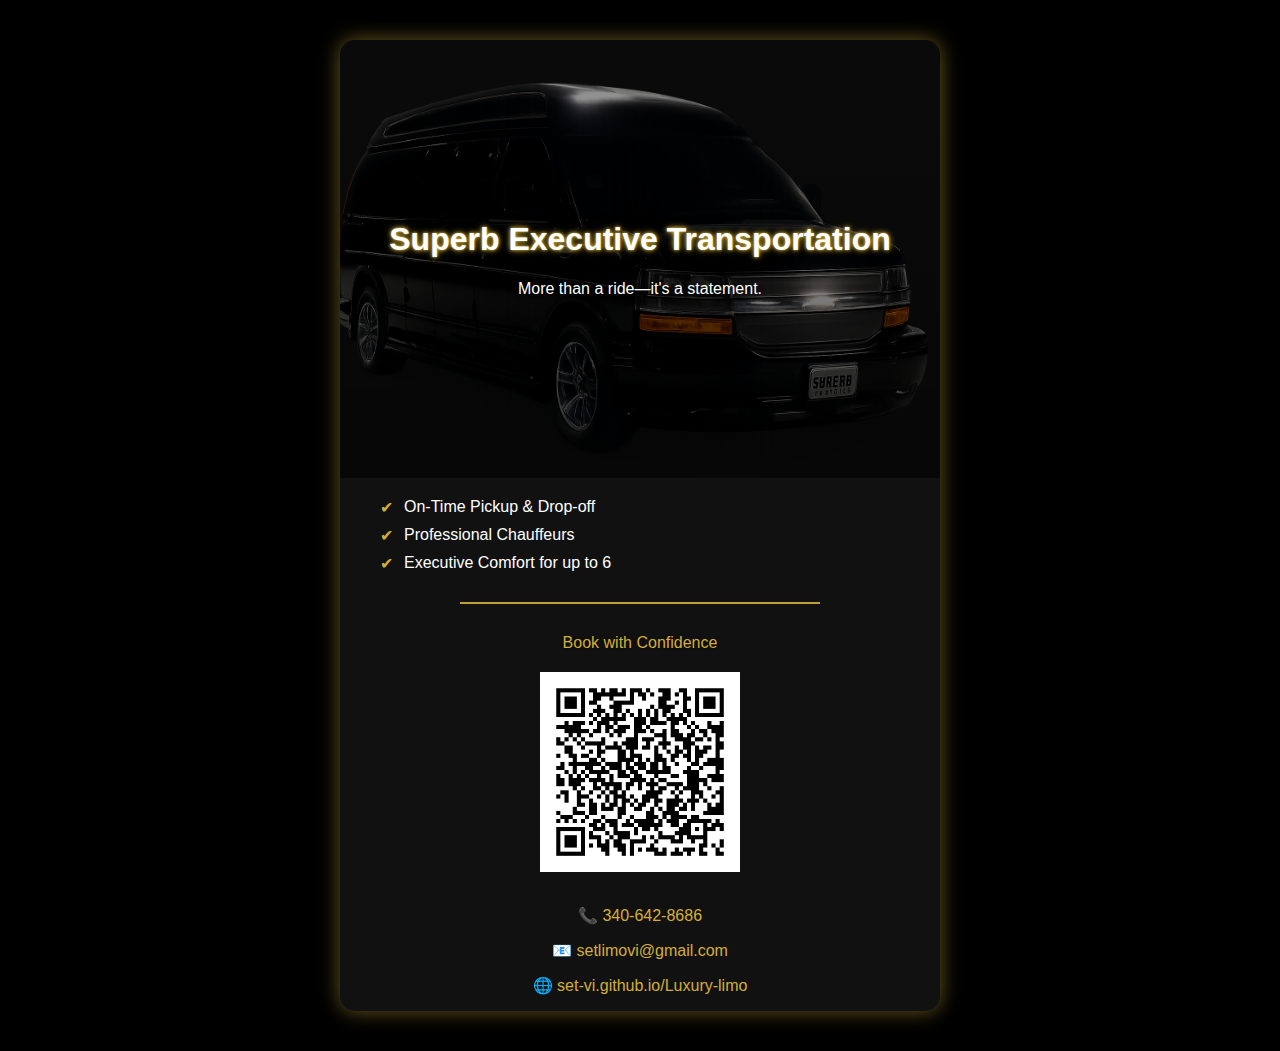
<file: print-flyer.html>
<!DOCTYPE html>
<html lang="en">
<head>
  <meta charset="UTF-8">
  <meta name="viewport" content="width=device-width, initial-scale=1.0">
  <title>Superb Executive Transportation Flyer</title>
  <style>
    body {
      background: #000;
      color: #fff;
      font-family: Arial, sans-serif;
      margin: 0;
      padding: 40px;
      display: flex;
      flex-direction: column;
      align-items: center;
    }
    .flyer {
      background: #111;
      padding: 0;
      border-radius: 15px;
      box-shadow: 0 0 20px rgba(212, 175, 55, 0.5);
      max-width: 600px;
      width: 100%;
      text-align: center;
      overflow: hidden;
    }
    .hero {
  background: linear-gradient(rgba(0,0,0,0.4), rgba(0,0,0,0.6)), url('png/van1.png') center/cover no-repeat;
  padding: 160px 20px;
}
    .hero h1 {
  color: #fff;
  text-shadow: 0 0 3px #d4af37, 0 0 6px #d4af37;
}
    .hero .subtext {
      margin-bottom: 20px;
      text-shadow: 1px 1px 3px rgba(0,0,0,0.5);
    }
    .features {
      text-align: left;
      margin: 20px auto 0;
      padding: 0 40px;
    }
    .features li {
      list-style: none;
      margin: 10px 0;
      position: relative;
      padding-left: 1.5em;
    }
    .features li::before {
      content: '✔';
      position: absolute;
      left: 0;
      color: #d4af37;
    }
    .divider {
      width: 60%;
      height: 2px;
      background: rgba(212,175,55,0.9);
      margin: 30px auto;
    }
    .qr {
      margin: 30px 0;
    }
    .qr-caption {
  color: #d4af37;
  text-shadow: 1px 1px 3px rgba(0,0,0,0.6);
  margin-bottom: 20px;
}
    
    .contact {
      margin-top: 20px;
      font-size: 1em;
      text-align: center;
    }
    .contact a {
      color: #d4af37;
      text-decoration: none;
    }
    @media print {
      body, .flyer {
        background: #000 !important;
        color: #fff !important;
        -webkit-print-color-adjust: exact;
        color-adjust: exact;
      }
      .flyer { box-shadow: none; }
      .divider { background: #d4af37 !important; }
    }
    @media (max-width: 480px) {
      .flyer { max-width: 360px; margin: 0 auto; }
      .qr img { width: 160px; }
    }
  </style>
</head>
<body>
  <div class="flyer">
    <div class="hero">
      <h1>Superb Executive Transportation</h1>
      <div class="subtext">More than a ride—it's a statement.</div>
    </div>

    <ul class="features">
      <li>On-Time Pickup & Drop-off</li>
      <li>Professional Chauffeurs</li>
      <li>Executive Comfort for up to 6</li>
    </ul>

    <div class="divider"></div>

    <div class="qr">
      <div class="qr-caption">Book with Confidence</div>
      <a href="https://set-vi.github.io/Luxury-limo/booking.html" target="_blank">
        <img src="png/qr-booking.png" alt="Scan to Book" width="200">
      </a>
    </div>

    <div class="contact">
      <p><a href="tel:3406428686">📞 340-642-8686</a></p>
      <p><a href="mailto:setlimovi@gmail.com">📧 setlimovi@gmail.com</a></p>
      <p><a href="https://set-vi.github.io/Luxury-limo/" style="color: #d4af37;">🌐 set-vi.github.io/Luxury-limo</a></p>
    </div>
  </div>
</body>
</html>
</file>
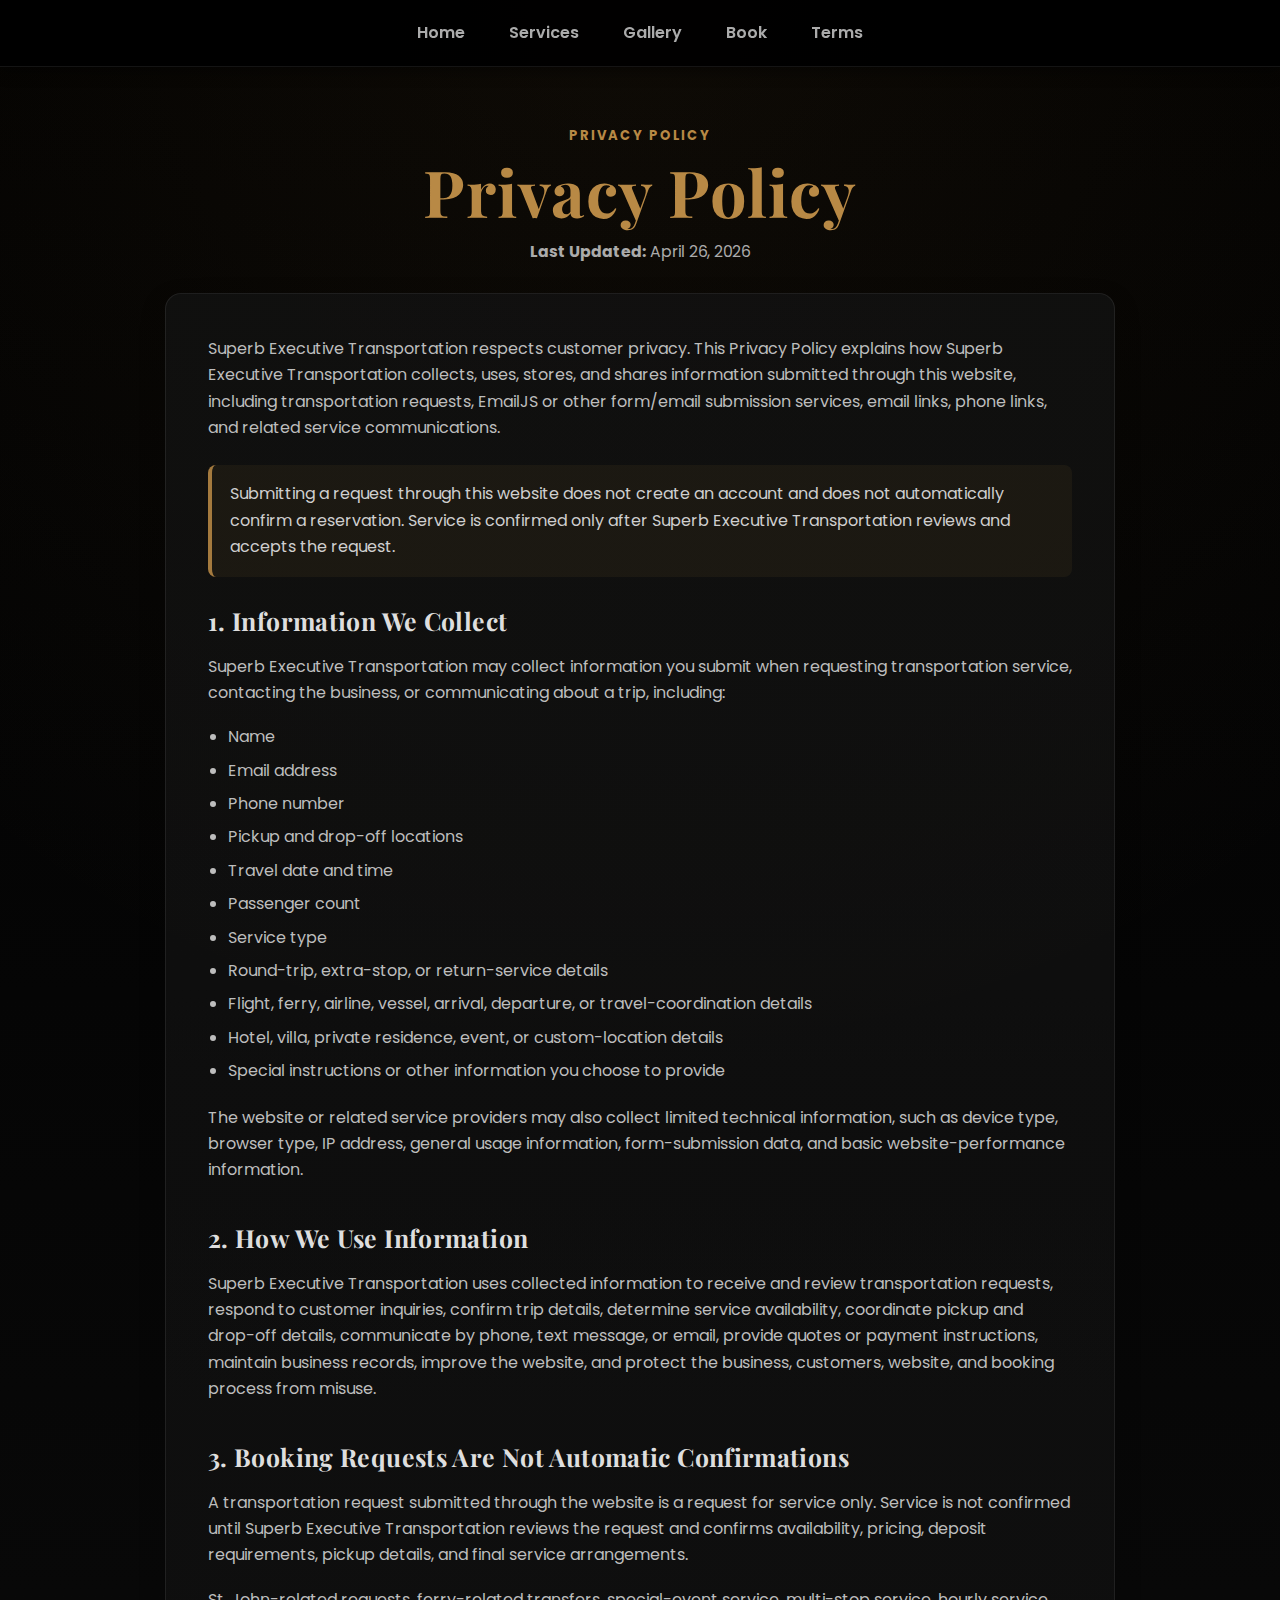
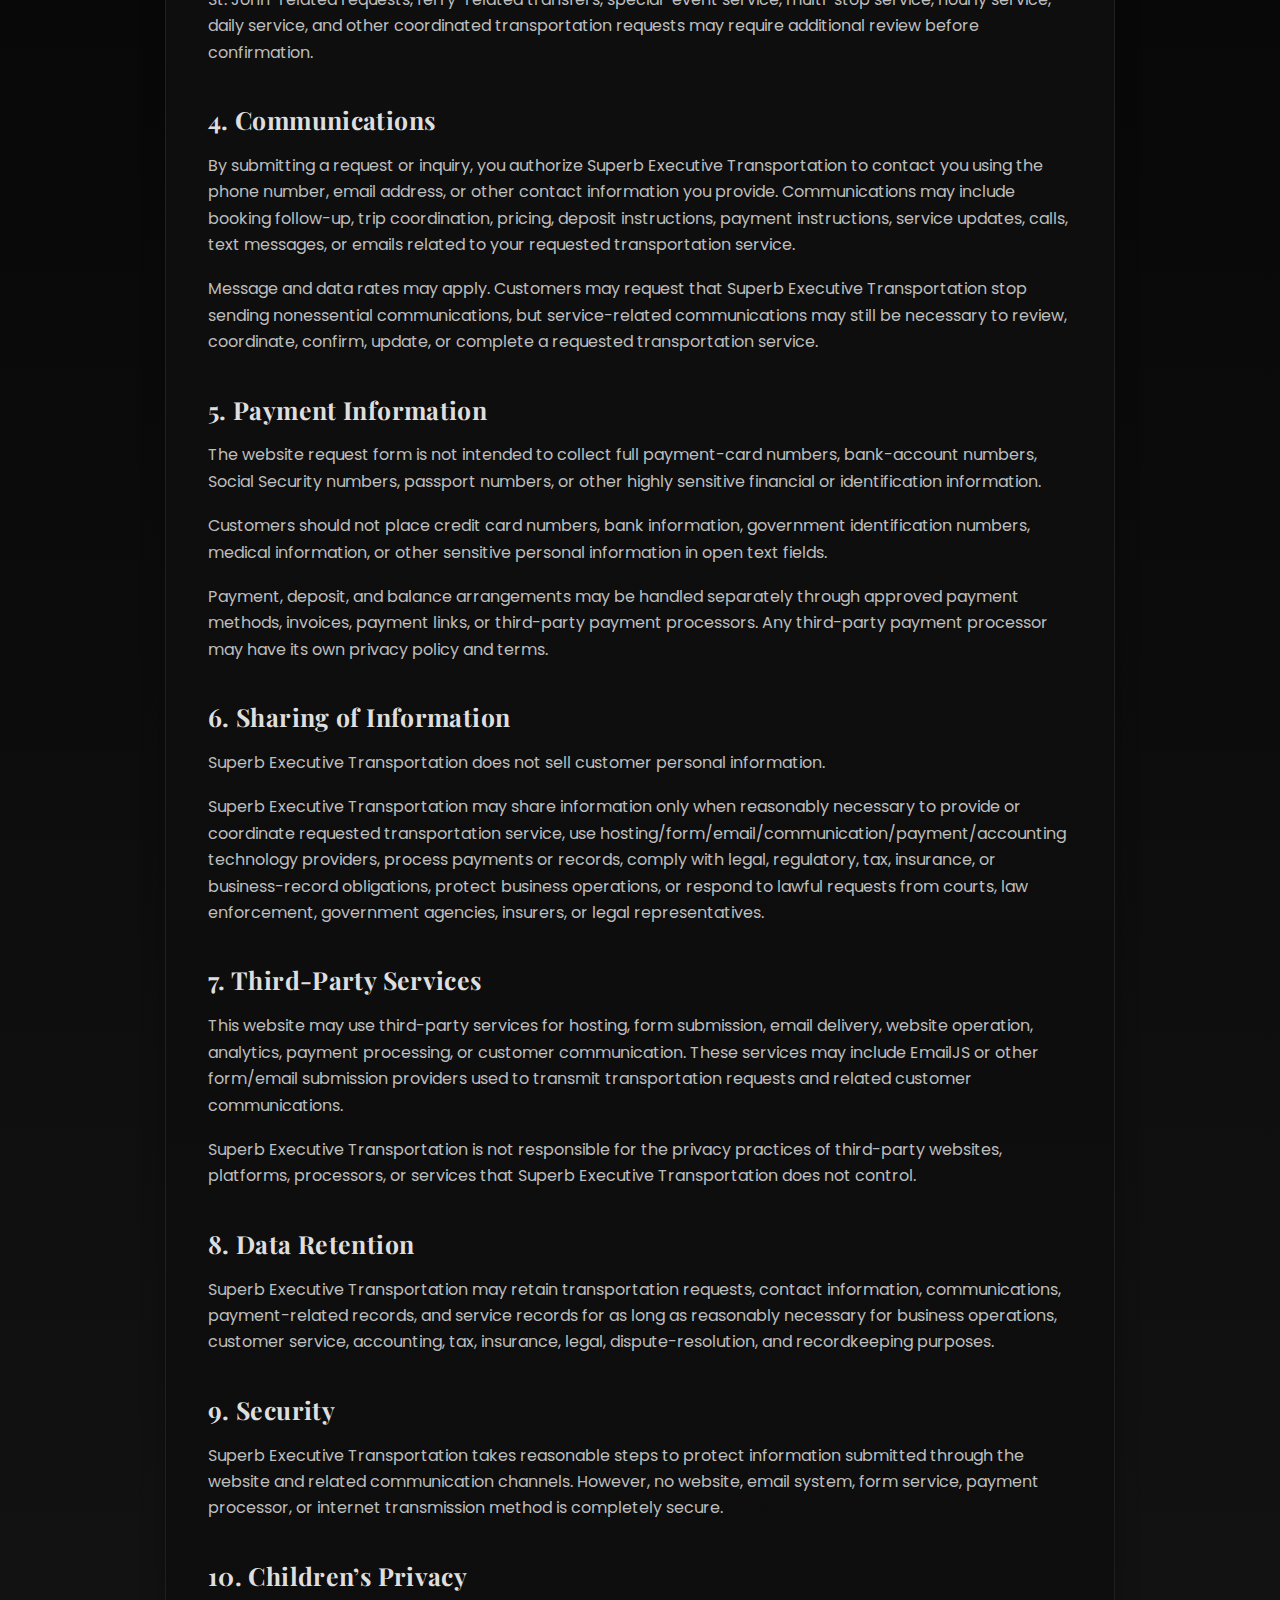
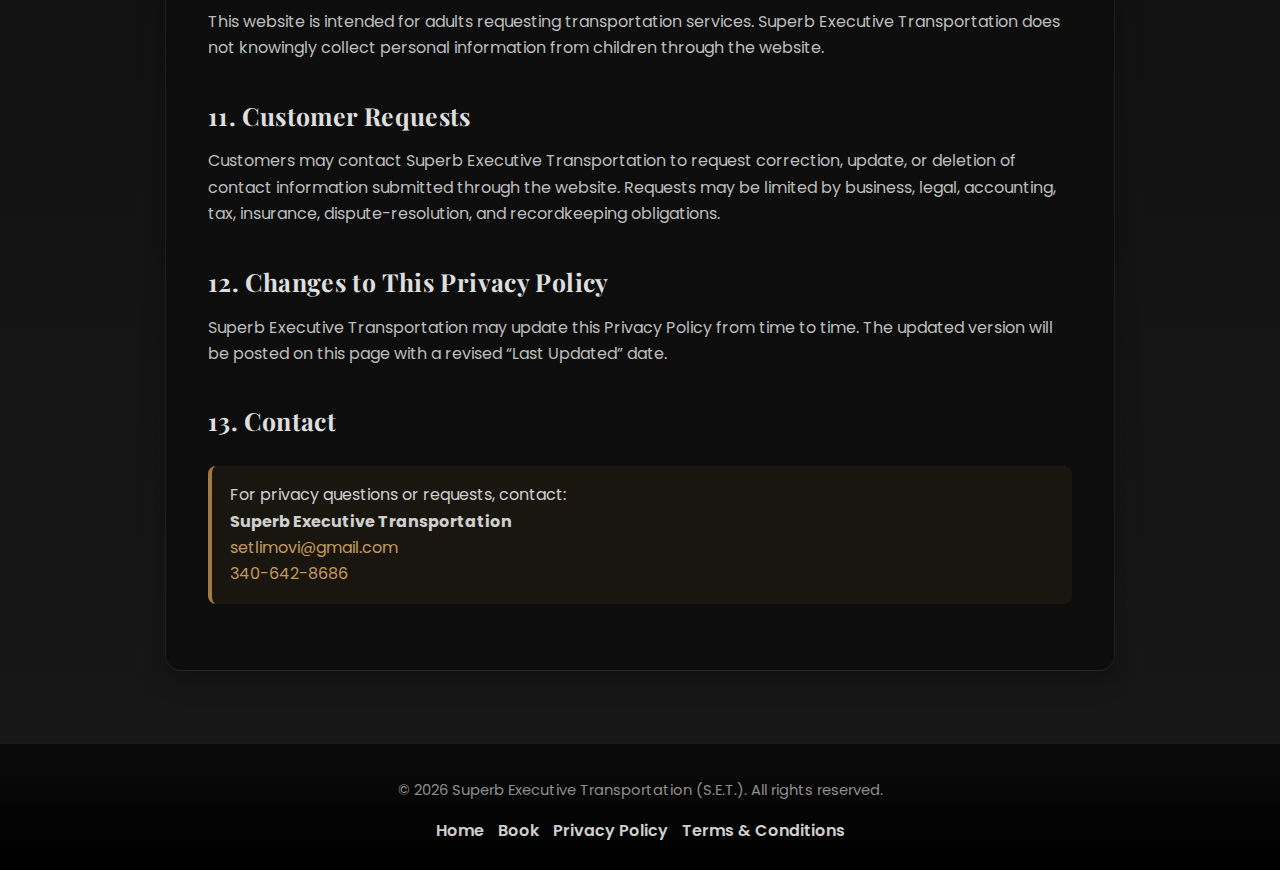
<file: privacy.html>
<!DOCTYPE html>
<html lang="en">
<head>
  <meta charset="UTF-8" />
  <meta name="viewport" content="width=device-width, initial-scale=1.0" />

  <title>Privacy Policy | S.E.T. | Superb Executive Transportation</title>
  <meta
    name="description"
    content="Privacy Policy for Superb Executive Transportation. Learn how transportation request information is collected, used, and protected."
  />

  <link href="https://fonts.googleapis.com/css2?family=Playfair+Display:wght@600;700&family=Poppins:wght@400;500;600;700&display=swap" rel="stylesheet" />

  <style>
    * {
      box-sizing: border-box;
    }

    :root {
      --black: #000;
      --black-soft: #050505;
      --charcoal: #090909;
      --charcoal-soft: #181818;
      --panel: #101010;
      --bronze: #b88945;
      --bronze-light: #c49a5b;
      --bronze-dark: #7f5b2a;
      --bronze-rgb: 184, 137, 69;
      --text: #cfcfcf;
      --text-soft: #bdbdbd;
      --text-bright: #dedede;
      --muted: #ababab;
      --muted-soft: #8f8f8f;
      --line: rgba(255, 255, 255, 0.10);
      --line-soft: rgba(255, 255, 255, 0.08);
      --shadow-medium: rgba(0, 0, 0, 0.28);
    }

    html {
      scroll-behavior: smooth;
    }

    body {
      margin: 0;
      font-family: "Poppins", Arial, sans-serif;
      background:
        radial-gradient(circle at 50% 0%, rgba(var(--bronze-rgb), 0.08), transparent 26%),
        linear-gradient(180deg, var(--black) 0%, var(--charcoal) 44%, var(--charcoal-soft) 100%);
      color: var(--text);
      line-height: 1.65;
    }

    a {
      color: var(--bronze-light);
      text-decoration: none;
    }

    a:hover {
      color: var(--bronze);
    }

    nav {
      position: sticky;
      top: 0;
      z-index: 1000;
      display: flex;
      justify-content: center;
      gap: 4px;
      padding: 20px;
      background: rgba(0, 0, 0, 0.92);
      border-bottom: 1px solid var(--line-soft);
      box-shadow: 0 4px 14px rgba(0, 0, 0, 0.45);
    }

    nav a {
      position: relative;
      margin: 0 20px;
      color: var(--muted);
      font-weight: 600;
      text-decoration: none;
      transition: color 0.25s ease;
    }

    nav a::after {
      content: "";
      position: absolute;
      left: 0;
      bottom: -4px;
      width: 0;
      height: 2px;
      background-color: var(--bronze);
      transition: width 0.3s ease;
    }

    nav a:hover::after {
      width: 100%;
    }

    main {
      width: min(950px, 92%);
      margin: 0 auto;
      padding: 58px 0 72px;
    }

    .hero {
      margin-bottom: 28px;
      text-align: center;
    }

    .eyebrow {
      margin: 0 0 10px;
      color: var(--bronze);
      font-size: 0.82rem;
      font-weight: 700;
      letter-spacing: 0.14em;
      text-transform: uppercase;
    }

    h1,
    h2 {
      font-family: "Playfair Display", Georgia, serif;
      font-weight: 700;
      letter-spacing: 0.015em;
    }

    h1 {
      margin: 0 0 12px;
      color: var(--bronze);
      font-size: clamp(2.35rem, 5.4vw, 4.05rem);
      line-height: 1.08;
    }

    .updated {
      margin: 0;
      color: var(--muted);
      font-size: 0.98rem;
    }

    .policy-card {
      padding: clamp(24px, 5vw, 42px);
      background: linear-gradient(180deg, rgba(18, 18, 18, 0.82), rgba(12, 12, 12, 0.9));
      border: 1px solid var(--line-soft);
      border-radius: 16px;
      box-shadow: 0 10px 24px var(--shadow-medium);
    }

    .policy-card p {
      margin: 0 0 18px;
      color: var(--text-soft);
      font-size: 1rem;
    }

    h2 {
      margin: 34px 0 12px;
      color: var(--text-bright);
      font-size: 1.55rem;
    }

    h2:first-of-type {
      margin-top: 18px;
    }

    ul {
      margin: 0 0 20px 20px;
      padding: 0;
      color: var(--text-soft);
    }

    li {
      margin-bottom: 7px;
    }

    .notice-box,
    .contact-box {
      margin: 24px 0;
      padding: 16px 18px;
      background: rgba(var(--bronze-rgb), 0.08);
      border-left: 4px solid rgba(var(--bronze-rgb), 0.88);
      border-radius: 8px;
    }

    .notice-box p,
    .contact-box p {
      margin: 0;
      color: var(--text);
    }

    .site-footer {
      padding: 34px 20px 26px;
      color: #bfbfbf;
      background: linear-gradient(180deg, rgba(10, 10, 10, 0.96), #000);
      border-top: 1px solid var(--line);
    }

    .footer-inner {
      max-width: 1180px;
      margin: 0 auto;
    }

    .footer-bottom {
      display: flex;
      align-items: center;
      justify-content: center;
      gap: 16px;
      color: var(--muted-soft);
      font-size: 0.92em;
      text-align: center;
    }

    .footer-links {
      display: flex;
      justify-content: center;
      gap: 14px;
      margin-top: 16px;
      flex-wrap: wrap;
    }

    .footer-links a {
      color: var(--text);
      font-weight: 600;
      text-decoration: none;
    }

    .footer-links a:hover {
      color: var(--bronze);
    }

    @media (max-width: 768px) {
      nav {
        flex-wrap: wrap;
        justify-content: flex-start;
        padding: 12px;
      }

      nav a {
        margin: 8px 10px;
        font-size: 0.92em;
      }

      main {
        padding-top: 42px;
      }

      .policy-card {
        padding: 22px 18px;
      }
    }
  </style>
</head>

<body>
  <nav aria-label="Primary navigation">
    <a href="index.html#home">Home</a>
    <a href="index.html#services">Services</a>
    <a href="index.html#gallery">Gallery</a>
    <a href="index.html#book">Book</a>
    <a href="terms.html">Terms</a>
  </nav>

  <main>
    <section class="hero">
      <p class="eyebrow">Privacy Policy</p>
      <h1>Privacy Policy</h1>
      <p class="updated"><strong>Last Updated:</strong> April 26, 2026</p>
    </section>

    <section class="policy-card">
      <p>
        Superb Executive Transportation respects customer privacy. This Privacy Policy explains how Superb Executive Transportation collects, uses, stores, and shares information submitted through this website, including transportation requests, EmailJS or other form/email submission services, email links, phone links, and related service communications.
      </p>

      <div class="notice-box">
        <p>
          Submitting a request through this website does not create an account and does not automatically confirm a reservation. Service is confirmed only after Superb Executive Transportation reviews and accepts the request.
        </p>
      </div>

      <h2>1. Information We Collect</h2>

      <p>
        Superb Executive Transportation may collect information you submit when requesting transportation service, contacting the business, or communicating about a trip, including:
      </p>

      <ul>
        <li>Name</li>
        <li>Email address</li>
        <li>Phone number</li>
        <li>Pickup and drop-off locations</li>
        <li>Travel date and time</li>
        <li>Passenger count</li>
        <li>Service type</li>
        <li>Round-trip, extra-stop, or return-service details</li>
        <li>Flight, ferry, airline, vessel, arrival, departure, or travel-coordination details</li>
        <li>Hotel, villa, private residence, event, or custom-location details</li>
        <li>Special instructions or other information you choose to provide</li>
      </ul>

      <p>
        The website or related service providers may also collect limited technical information, such as device type, browser type, IP address, general usage information, form-submission data, and basic website-performance information.
      </p>

      <h2>2. How We Use Information</h2>

      <p>
        Superb Executive Transportation uses collected information to receive and review transportation requests, respond to customer inquiries, confirm trip details, determine service availability, coordinate pickup and drop-off details, communicate by phone, text message, or email, provide quotes or payment instructions, maintain business records, improve the website, and protect the business, customers, website, and booking process from misuse.
      </p>

      <h2>3. Booking Requests Are Not Automatic Confirmations</h2>

      <p>
        A transportation request submitted through the website is a request for service only. Service is not confirmed until Superb Executive Transportation reviews the request and confirms availability, pricing, deposit requirements, pickup details, and final service arrangements.
      </p>

      <p>
        St. John-related requests, ferry-related transfers, special-event service, multi-stop service, hourly service, daily service, and other coordinated transportation requests may require additional review before confirmation.
      </p>

      <h2>4. Communications</h2>

      <p>
        By submitting a request or inquiry, you authorize Superb Executive Transportation to contact you using the phone number, email address, or other contact information you provide. Communications may include booking follow-up, trip coordination, pricing, deposit instructions, payment instructions, service updates, calls, text messages, or emails related to your requested transportation service.
      </p>

      <p>
        Message and data rates may apply. Customers may request that Superb Executive Transportation stop sending nonessential communications, but service-related communications may still be necessary to review, coordinate, confirm, update, or complete a requested transportation service.
      </p>

      <h2>5. Payment Information</h2>

      <p>
        The website request form is not intended to collect full payment-card numbers, bank-account numbers, Social Security numbers, passport numbers, or other highly sensitive financial or identification information.
      </p>

      <p>
        Customers should not place credit card numbers, bank information, government identification numbers, medical information, or other sensitive personal information in open text fields.
      </p>

      <p>
        Payment, deposit, and balance arrangements may be handled separately through approved payment methods, invoices, payment links, or third-party payment processors. Any third-party payment processor may have its own privacy policy and terms.
      </p>

      <h2>6. Sharing of Information</h2>

      <p>
        Superb Executive Transportation does not sell customer personal information.
      </p>

      <p>
        Superb Executive Transportation may share information only when reasonably necessary to provide or coordinate requested transportation service, use hosting/form/email/communication/payment/accounting technology providers, process payments or records, comply with legal, regulatory, tax, insurance, or business-record obligations, protect business operations, or respond to lawful requests from courts, law enforcement, government agencies, insurers, or legal representatives.
      </p>

      <h2>7. Third-Party Services</h2>

      <p>
        This website may use third-party services for hosting, form submission, email delivery, website operation, analytics, payment processing, or customer communication. These services may include EmailJS or other form/email submission providers used to transmit transportation requests and related customer communications.
      </p>

      <p>
        Superb Executive Transportation is not responsible for the privacy practices of third-party websites, platforms, processors, or services that Superb Executive Transportation does not control.
      </p>

      <h2>8. Data Retention</h2>

      <p>
        Superb Executive Transportation may retain transportation requests, contact information, communications, payment-related records, and service records for as long as reasonably necessary for business operations, customer service, accounting, tax, insurance, legal, dispute-resolution, and recordkeeping purposes.
      </p>

      <h2>9. Security</h2>

      <p>
        Superb Executive Transportation takes reasonable steps to protect information submitted through the website and related communication channels. However, no website, email system, form service, payment processor, or internet transmission method is completely secure.
      </p>

      <h2>10. Children’s Privacy</h2>

      <p>
        This website is intended for adults requesting transportation services. Superb Executive Transportation does not knowingly collect personal information from children through the website.
      </p>

      <h2>11. Customer Requests</h2>

      <p>
        Customers may contact Superb Executive Transportation to request correction, update, or deletion of contact information submitted through the website. Requests may be limited by business, legal, accounting, tax, insurance, dispute-resolution, and recordkeeping obligations.
      </p>

      <h2>12. Changes to This Privacy Policy</h2>

      <p>
        Superb Executive Transportation may update this Privacy Policy from time to time. The updated version will be posted on this page with a revised “Last Updated” date.
      </p>

      <h2>13. Contact</h2>

      <div class="contact-box">
        <p>
          For privacy questions or requests, contact:<br />
          <strong>Superb Executive Transportation</strong><br />
          <a href="mailto:setlimovi@gmail.com">setlimovi@gmail.com</a><br />
          <a href="tel:3406428686">340-642-8686</a>
        </p>
      </div>
    </section>
  </main>

  <footer class="site-footer">
    <div class="footer-inner">
      <div class="footer-bottom">
        <span>&copy; 2026 Superb Executive Transportation (S.E.T.). All rights reserved.</span>
      </div>
      <div class="footer-links">
        <a href="index.html#home">Home</a>
        <a href="index.html#book">Book</a>
        <a href="privacy.html">Privacy Policy</a>
        <a href="terms.html">Terms &amp; Conditions</a>
      </div>
    </div>
  </footer>
</body>
</html>
</file>
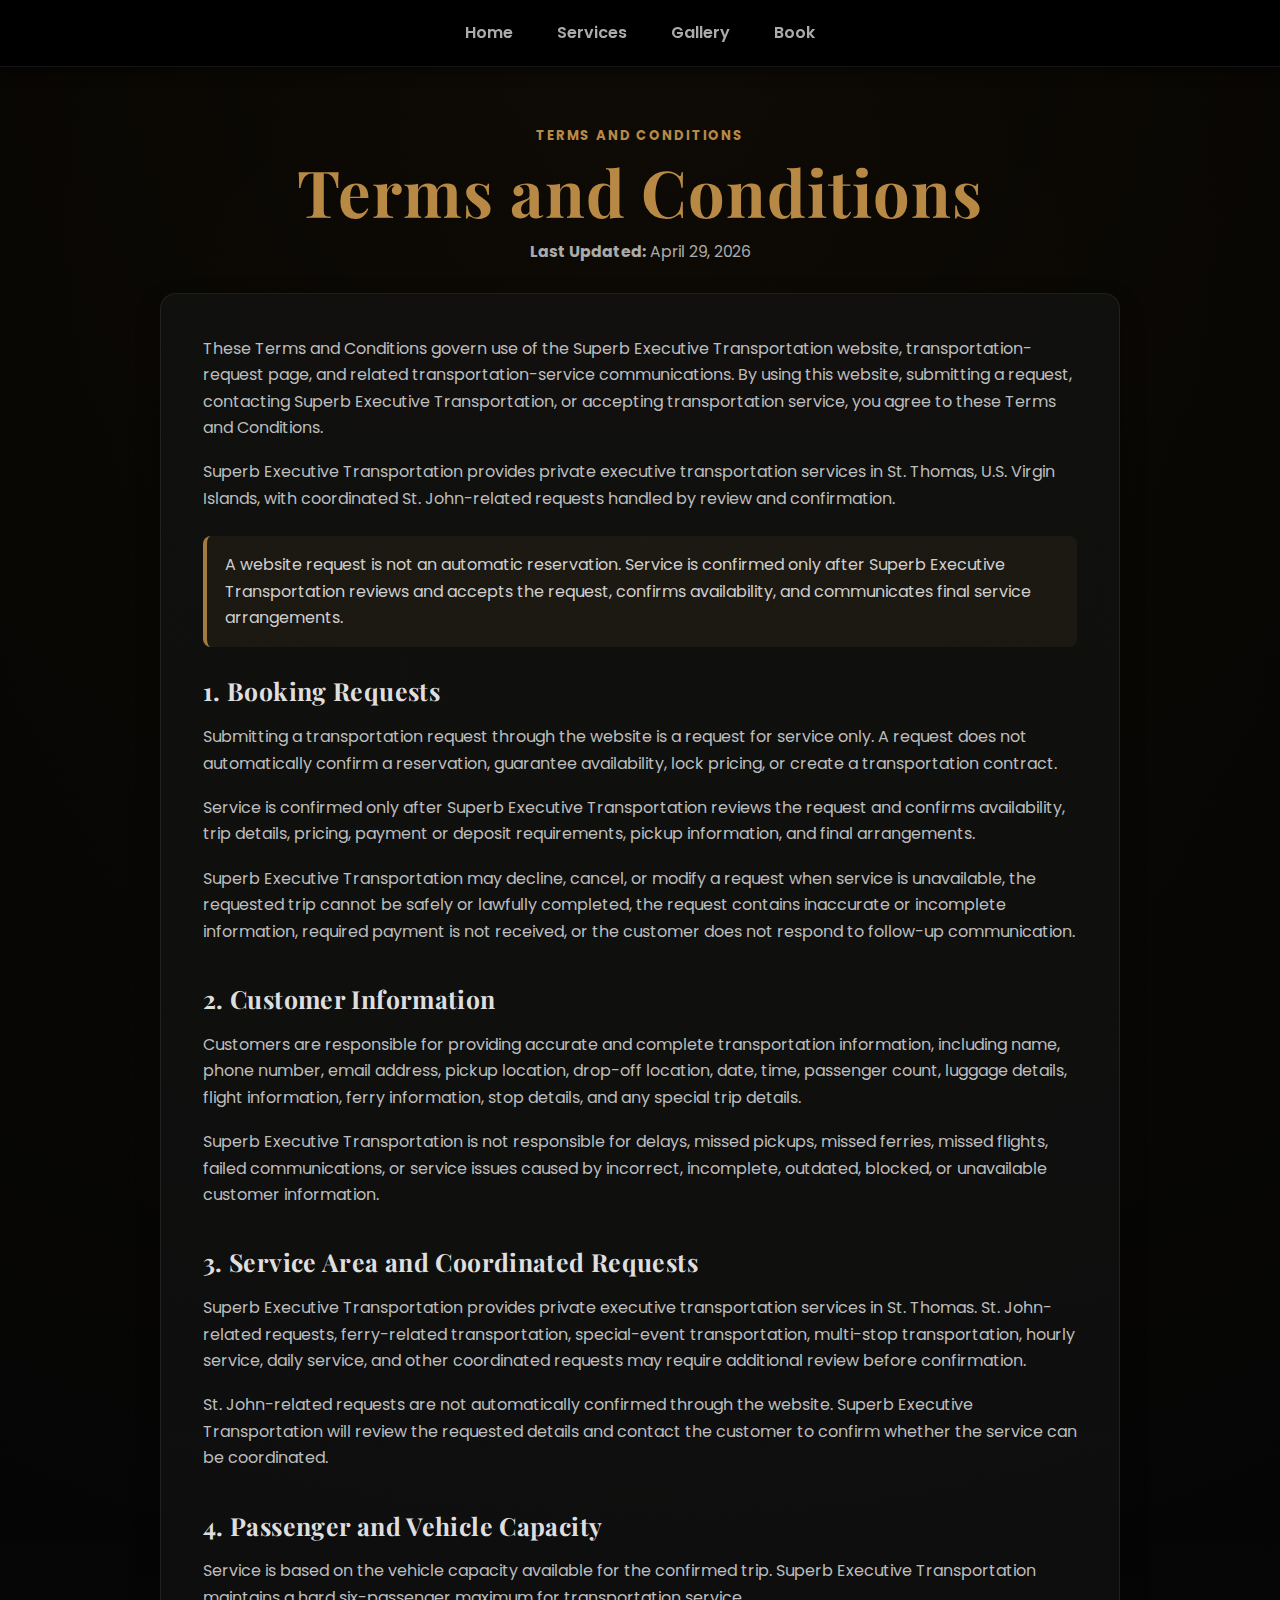
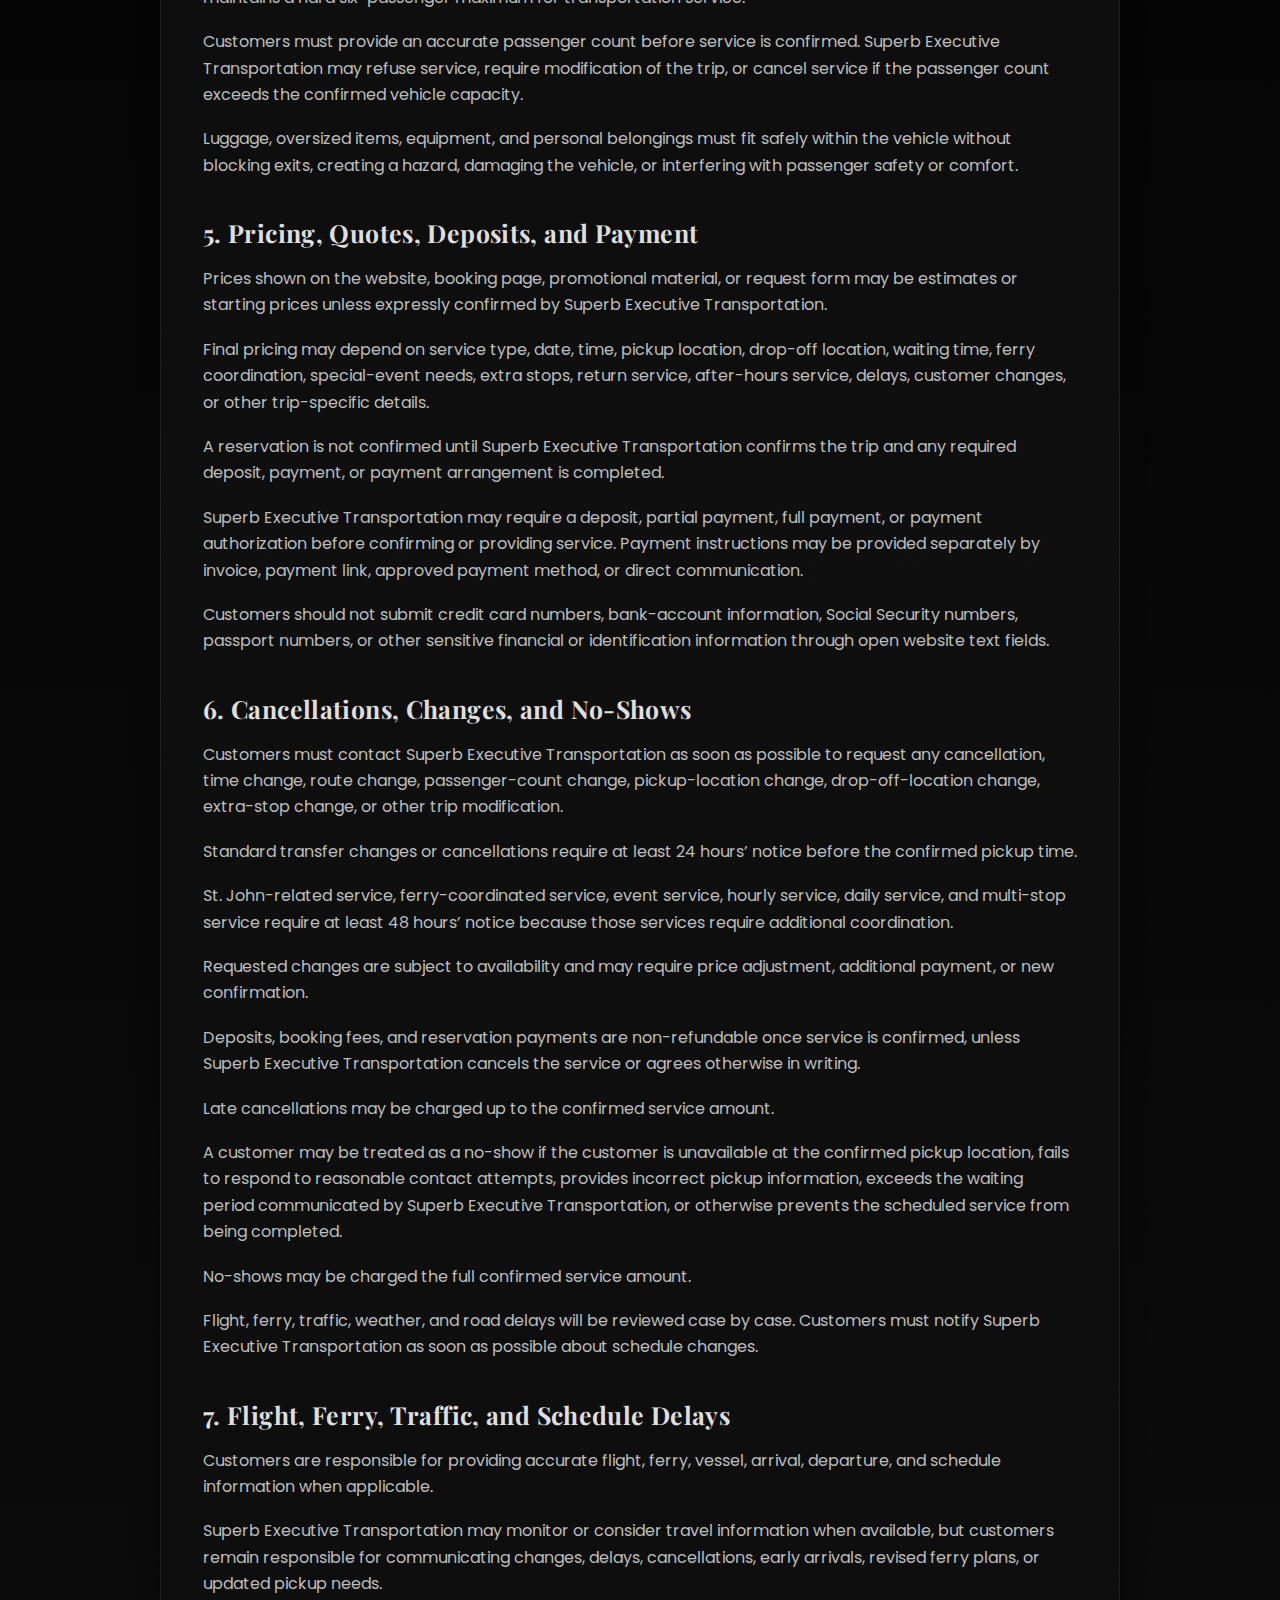
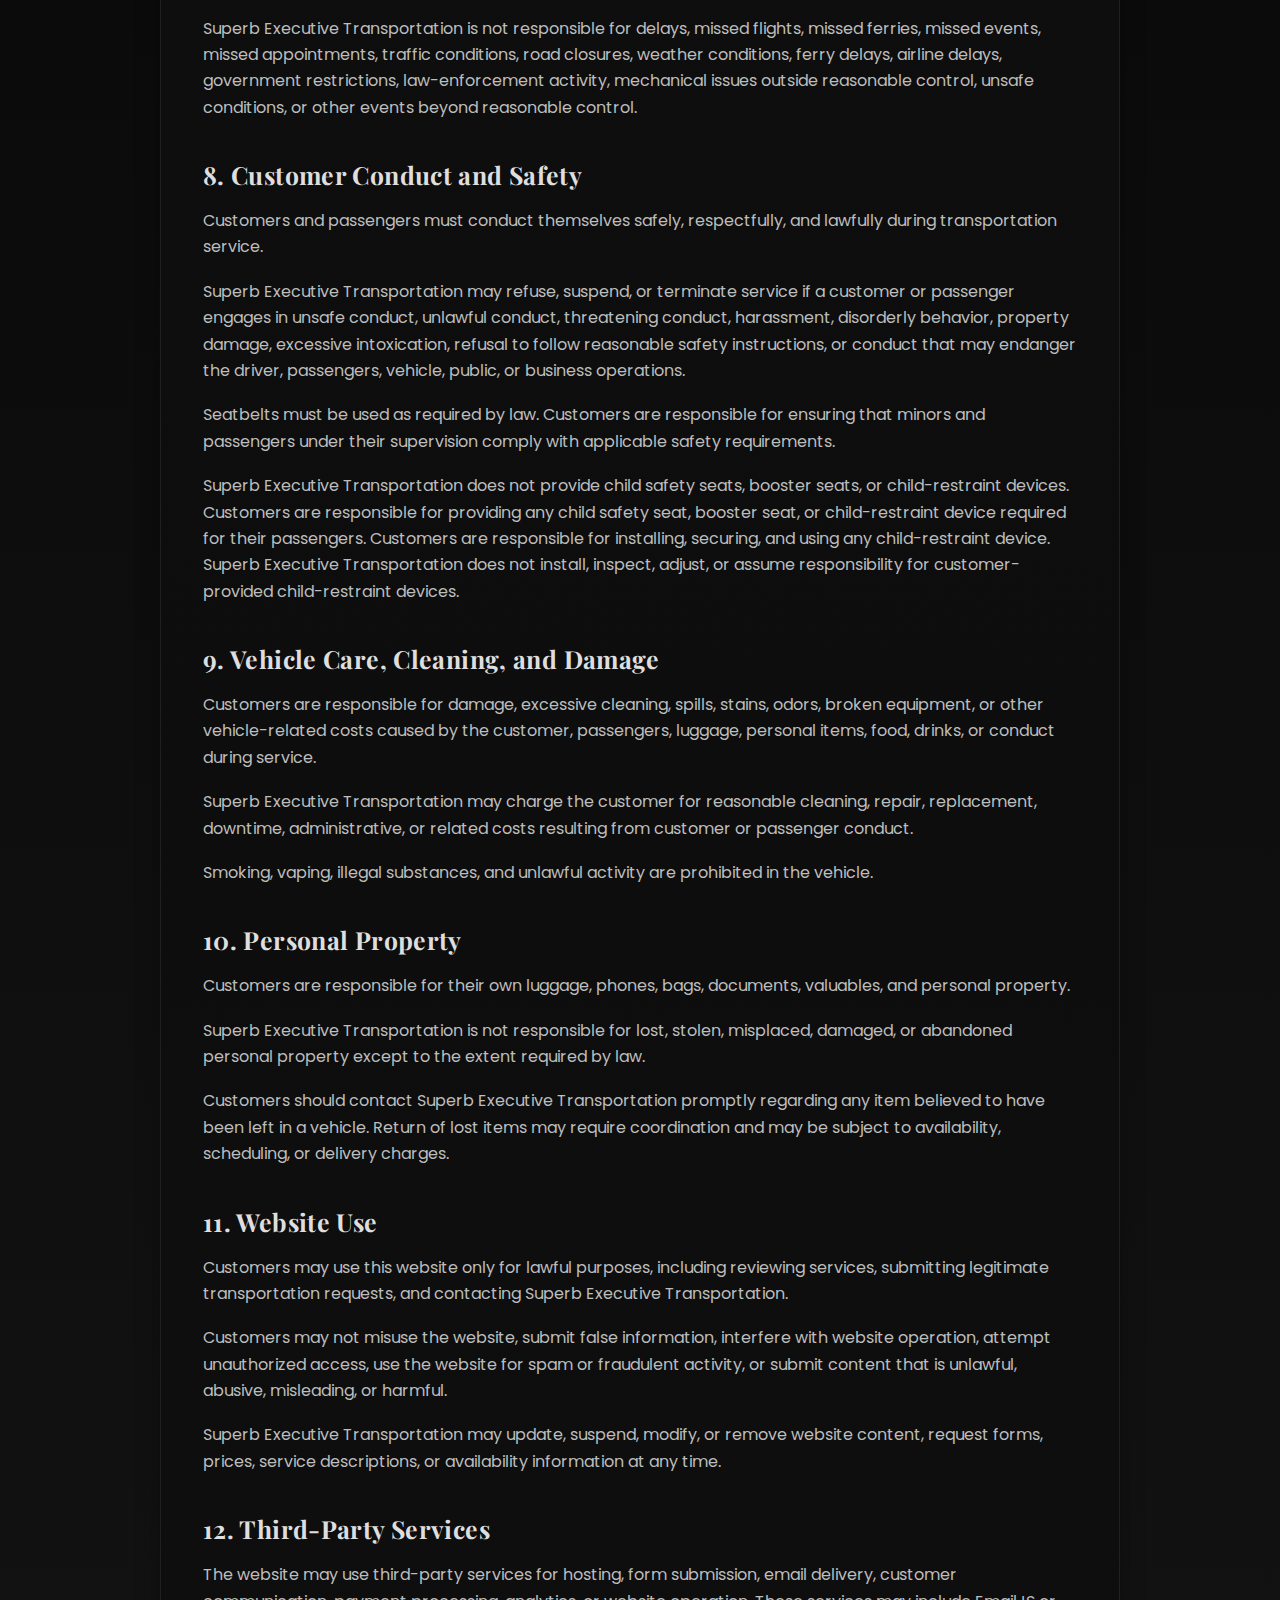
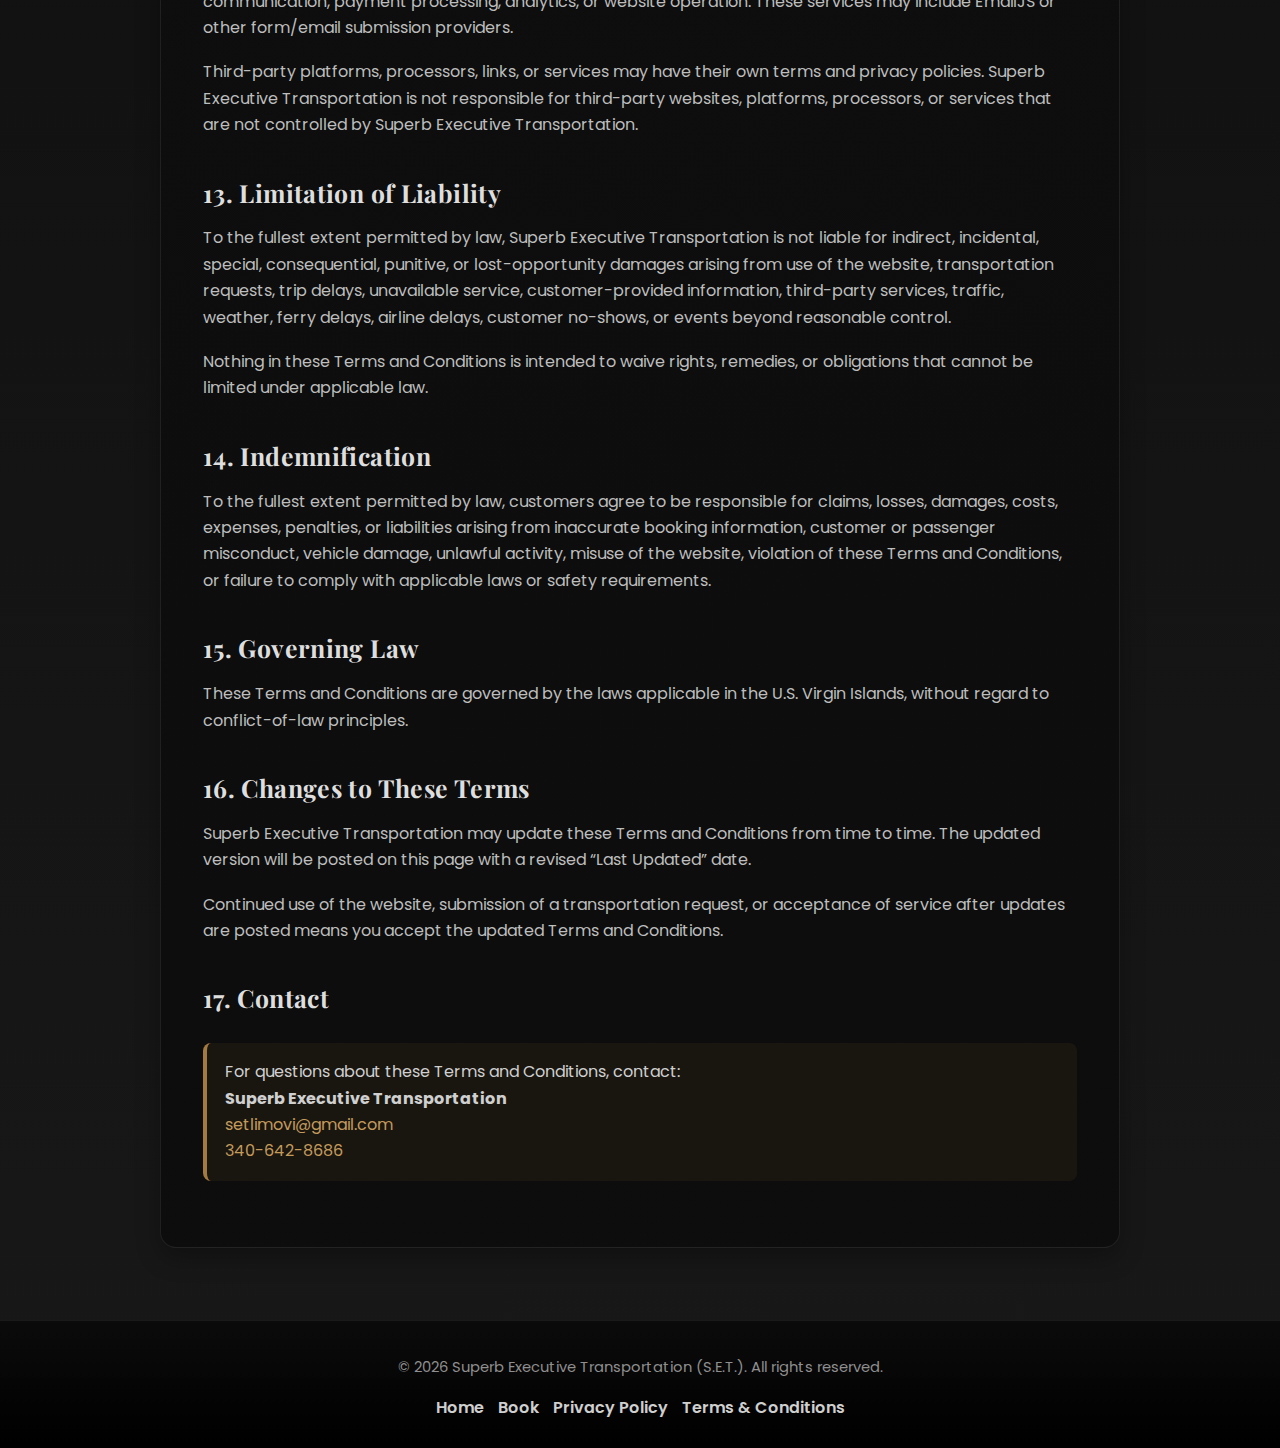
<file: terms.html>
<!DOCTYPE html>
<html lang="en">
<head>
  <meta charset="UTF-8" />
  <meta name="viewport" content="width=device-width, initial-scale=1.0" />

  <title>Terms and Conditions | S.E.T. | Superb Executive Transportation</title>
  <meta
    name="description"
    content="Terms and Conditions for Superb Executive Transportation website use, transportation requests, service confirmation, payments, cancellations, conduct, and related service terms."
  />

  <link href="https://fonts.googleapis.com/css2?family=Playfair+Display:wght@600;700&family=Poppins:wght@400;500;600;700&display=swap" rel="stylesheet" />

  <style>
    * {
      box-sizing: border-box;
    }

    :root {
      --black: #000;
      --charcoal: #090909;
      --charcoal-soft: #181818;
      --bronze: #b88945;
      --bronze-light: #c49a5b;
      --bronze-rgb: 184, 137, 69;
      --text: #cfcfcf;
      --text-soft: #bdbdbd;
      --text-bright: #dedede;
      --muted: #ababab;
      --muted-soft: #8f8f8f;
      --line: rgba(255, 255, 255, 0.10);
      --line-soft: rgba(255, 255, 255, 0.08);
      --shadow-medium: rgba(0, 0, 0, 0.28);
    }

    html {
      scroll-behavior: smooth;
    }

    body {
      margin: 0;
      font-family: "Poppins", Arial, sans-serif;
      background:
        radial-gradient(circle at 50% 0%, rgba(var(--bronze-rgb), 0.08), transparent 26%),
        linear-gradient(180deg, var(--black) 0%, var(--charcoal) 44%, var(--charcoal-soft) 100%);
      color: var(--text);
      line-height: 1.65;
    }

    a {
      color: var(--bronze-light);
      text-decoration: none;
    }

    a:hover {
      color: var(--bronze);
    }

    nav {
      position: sticky;
      top: 0;
      z-index: 1000;
      display: flex;
      justify-content: center;
      gap: 4px;
      padding: 20px;
      background: rgba(0, 0, 0, 0.92);
      border-bottom: 1px solid var(--line-soft);
      box-shadow: 0 4px 14px rgba(0, 0, 0, 0.45);
    }

    nav a {
      position: relative;
      margin: 0 20px;
      color: var(--muted);
      font-weight: 600;
      text-decoration: none;
      transition: color 0.25s ease;
    }

    nav a::after {
      content: "";
      position: absolute;
      left: 0;
      bottom: -4px;
      width: 0;
      height: 2px;
      background-color: var(--bronze);
      transition: width 0.3s ease;
    }

    nav a:hover::after {
      width: 100%;
    }

    main {
      width: min(960px, 92%);
      margin: 0 auto;
      padding: 58px 0 72px;
    }

    .hero {
      margin-bottom: 28px;
      text-align: center;
    }

    .eyebrow {
      margin: 0 0 10px;
      color: var(--bronze);
      font-size: 0.82rem;
      font-weight: 700;
      letter-spacing: 0.14em;
      text-transform: uppercase;
    }

    h1,
    h2 {
      font-family: "Playfair Display", Georgia, serif;
      font-weight: 700;
      letter-spacing: 0.015em;
    }

    h1 {
      margin: 0 0 12px;
      color: var(--bronze);
      font-size: clamp(2.35rem, 5.4vw, 4.05rem);
      line-height: 1.08;
    }

    .updated {
      margin: 0;
      color: var(--muted);
      font-size: 0.98rem;
    }

    .terms-card {
      padding: clamp(24px, 5vw, 42px);
      background: linear-gradient(180deg, rgba(18, 18, 18, 0.82), rgba(12, 12, 12, 0.9));
      border: 1px solid var(--line-soft);
      border-radius: 16px;
      box-shadow: 0 10px 24px var(--shadow-medium);
    }

    .terms-card p {
      margin: 0 0 18px;
      color: var(--text-soft);
      font-size: 1rem;
    }

    h2 {
      margin: 34px 0 12px;
      color: var(--text-bright);
      font-size: 1.55rem;
    }

    h2:first-of-type {
      margin-top: 18px;
    }

    .notice-box,
    .contact-box {
      margin: 24px 0;
      padding: 16px 18px;
      background: rgba(var(--bronze-rgb), 0.08);
      border-left: 4px solid rgba(var(--bronze-rgb), 0.88);
      border-radius: 8px;
    }

    .notice-box p,
    .contact-box p {
      margin: 0;
      color: var(--text);
    }

    .site-footer {
      padding: 34px 20px 26px;
      color: #bfbfbf;
      background: linear-gradient(180deg, rgba(10, 10, 10, 0.96), #000);
      border-top: 1px solid var(--line);
    }

    .footer-inner {
      max-width: 1180px;
      margin: 0 auto;
    }

    .footer-bottom {
      display: flex;
      align-items: center;
      justify-content: center;
      gap: 16px;
      color: var(--muted-soft);
      font-size: 0.92em;
      text-align: center;
    }

    .footer-links {
      display: flex;
      justify-content: center;
      gap: 14px;
      margin-top: 16px;
      flex-wrap: wrap;
    }

    .footer-links a {
      color: var(--text);
      font-weight: 600;
      text-decoration: none;
    }

    .footer-links a:hover {
      color: var(--bronze);
    }

    @media (max-width: 768px) {
      nav {
        flex-wrap: wrap;
        justify-content: flex-start;
        padding: 12px;
      }

      nav a {
        margin: 8px 10px;
        font-size: 0.92em;
      }

      main {
        padding-top: 42px;
      }

      .terms-card {
        padding: 22px 18px;
      }
    }
  </style>
</head>

<body>
  <nav aria-label="Primary navigation">
    <a href="index.html#home">Home</a>
    <a href="index.html#services">Services</a>
    <a href="index.html#gallery">Gallery</a>
    <a href="index.html#book">Book</a>
  </nav>

  <main>
    <section class="hero">
      <p class="eyebrow">Terms and Conditions</p>
      <h1>Terms and Conditions</h1>
      <p class="updated"><strong>Last Updated:</strong> April 29, 2026</p>
    </section>

    <section class="terms-card">
      <p>
        These Terms and Conditions govern use of the Superb Executive Transportation website, transportation-request page, and related transportation-service communications. By using this website, submitting a request, contacting Superb Executive Transportation, or accepting transportation service, you agree to these Terms and Conditions.
      </p>

      <p>
        Superb Executive Transportation provides private executive transportation services in St. Thomas, U.S. Virgin Islands, with coordinated St. John-related requests handled by review and confirmation.
      </p>

      <div class="notice-box">
        <p>
          A website request is not an automatic reservation. Service is confirmed only after Superb Executive Transportation reviews and accepts the request, confirms availability, and communicates final service arrangements.
        </p>
      </div>

      <h2>1. Booking Requests</h2>
      <p>
        Submitting a transportation request through the website is a request for service only. A request does not automatically confirm a reservation, guarantee availability, lock pricing, or create a transportation contract.
      </p>
      <p>
        Service is confirmed only after Superb Executive Transportation reviews the request and confirms availability, trip details, pricing, payment or deposit requirements, pickup information, and final arrangements.
      </p>
      <p>
        Superb Executive Transportation may decline, cancel, or modify a request when service is unavailable, the requested trip cannot be safely or lawfully completed, the request contains inaccurate or incomplete information, required payment is not received, or the customer does not respond to follow-up communication.
      </p>

      <h2>2. Customer Information</h2>
      <p>
        Customers are responsible for providing accurate and complete transportation information, including name, phone number, email address, pickup location, drop-off location, date, time, passenger count, luggage details, flight information, ferry information, stop details, and any special trip details.
      </p>
      <p>
        Superb Executive Transportation is not responsible for delays, missed pickups, missed ferries, missed flights, failed communications, or service issues caused by incorrect, incomplete, outdated, blocked, or unavailable customer information.
      </p>

      <h2>3. Service Area and Coordinated Requests</h2>
      <p>
        Superb Executive Transportation provides private executive transportation services in St. Thomas. St. John-related requests, ferry-related transportation, special-event transportation, multi-stop transportation, hourly service, daily service, and other coordinated requests may require additional review before confirmation.
      </p>
      <p>
        St. John-related requests are not automatically confirmed through the website. Superb Executive Transportation will review the requested details and contact the customer to confirm whether the service can be coordinated.
      </p>

      <h2>4. Passenger and Vehicle Capacity</h2>
      <p>
        Service is based on the vehicle capacity available for the confirmed trip. Superb Executive Transportation maintains a hard six-passenger maximum for transportation service.
      </p>
      <p>
        Customers must provide an accurate passenger count before service is confirmed. Superb Executive Transportation may refuse service, require modification of the trip, or cancel service if the passenger count exceeds the confirmed vehicle capacity.
      </p>
      <p>
        Luggage, oversized items, equipment, and personal belongings must fit safely within the vehicle without blocking exits, creating a hazard, damaging the vehicle, or interfering with passenger safety or comfort.
      </p>

      <h2>5. Pricing, Quotes, Deposits, and Payment</h2>
      <p>
        Prices shown on the website, booking page, promotional material, or request form may be estimates or starting prices unless expressly confirmed by Superb Executive Transportation.
      </p>
      <p>
        Final pricing may depend on service type, date, time, pickup location, drop-off location, waiting time, ferry coordination, special-event needs, extra stops, return service, after-hours service, delays, customer changes, or other trip-specific details.
      </p>
      <p>
        A reservation is not confirmed until Superb Executive Transportation confirms the trip and any required deposit, payment, or payment arrangement is completed.
      </p>
      <p>
        Superb Executive Transportation may require a deposit, partial payment, full payment, or payment authorization before confirming or providing service. Payment instructions may be provided separately by invoice, payment link, approved payment method, or direct communication.
      </p>
      <p>
        Customers should not submit credit card numbers, bank-account information, Social Security numbers, passport numbers, or other sensitive financial or identification information through open website text fields.
      </p>

      <h2>6. Cancellations, Changes, and No-Shows</h2>
      <p>
        Customers must contact Superb Executive Transportation as soon as possible to request any cancellation, time change, route change, passenger-count change, pickup-location change, drop-off-location change, extra-stop change, or other trip modification.
      </p>
      <p>
        Standard transfer changes or cancellations require at least 24 hours’ notice before the confirmed pickup time.
      </p>
      <p>
        St. John-related service, ferry-coordinated service, event service, hourly service, daily service, and multi-stop service require at least 48 hours’ notice because those services require additional coordination.
      </p>
      <p>
        Requested changes are subject to availability and may require price adjustment, additional payment, or new confirmation.
      </p>
      <p>
        Deposits, booking fees, and reservation payments are non-refundable once service is confirmed, unless Superb Executive Transportation cancels the service or agrees otherwise in writing.
      </p>
      <p>
        Late cancellations may be charged up to the confirmed service amount.
      </p>
      <p>
        A customer may be treated as a no-show if the customer is unavailable at the confirmed pickup location, fails to respond to reasonable contact attempts, provides incorrect pickup information, exceeds the waiting period communicated by Superb Executive Transportation, or otherwise prevents the scheduled service from being completed.
      </p>
      <p>
        No-shows may be charged the full confirmed service amount.
      </p>
      <p>
        Flight, ferry, traffic, weather, and road delays will be reviewed case by case. Customers must notify Superb Executive Transportation as soon as possible about schedule changes.
      </p>

      <h2>7. Flight, Ferry, Traffic, and Schedule Delays</h2>
      <p>
        Customers are responsible for providing accurate flight, ferry, vessel, arrival, departure, and schedule information when applicable.
      </p>
      <p>
        Superb Executive Transportation may monitor or consider travel information when available, but customers remain responsible for communicating changes, delays, cancellations, early arrivals, revised ferry plans, or updated pickup needs.
      </p>
      <p>
        Superb Executive Transportation is not responsible for delays, missed flights, missed ferries, missed events, missed appointments, traffic conditions, road closures, weather conditions, ferry delays, airline delays, government restrictions, law-enforcement activity, mechanical issues outside reasonable control, unsafe conditions, or other events beyond reasonable control.
      </p>

      <h2>8. Customer Conduct and Safety</h2>
      <p>
        Customers and passengers must conduct themselves safely, respectfully, and lawfully during transportation service.
      </p>
      <p>
        Superb Executive Transportation may refuse, suspend, or terminate service if a customer or passenger engages in unsafe conduct, unlawful conduct, threatening conduct, harassment, disorderly behavior, property damage, excessive intoxication, refusal to follow reasonable safety instructions, or conduct that may endanger the driver, passengers, vehicle, public, or business operations.
      </p>
      <p>
        Seatbelts must be used as required by law. Customers are responsible for ensuring that minors and passengers under their supervision comply with applicable safety requirements.
      </p>
      <p>
        Superb Executive Transportation does not provide child safety seats, booster seats, or child-restraint devices. Customers are responsible for providing any child safety seat, booster seat, or child-restraint device required for their passengers. Customers are responsible for installing, securing, and using any child-restraint device. Superb Executive Transportation does not install, inspect, adjust, or assume responsibility for customer-provided child-restraint devices.
      </p>

      <h2>9. Vehicle Care, Cleaning, and Damage</h2>
      <p>
        Customers are responsible for damage, excessive cleaning, spills, stains, odors, broken equipment, or other vehicle-related costs caused by the customer, passengers, luggage, personal items, food, drinks, or conduct during service.
      </p>
      <p>
        Superb Executive Transportation may charge the customer for reasonable cleaning, repair, replacement, downtime, administrative, or related costs resulting from customer or passenger conduct.
      </p>
      <p>
        Smoking, vaping, illegal substances, and unlawful activity are prohibited in the vehicle.
      </p>

      <h2>10. Personal Property</h2>
      <p>
        Customers are responsible for their own luggage, phones, bags, documents, valuables, and personal property.
      </p>
      <p>
        Superb Executive Transportation is not responsible for lost, stolen, misplaced, damaged, or abandoned personal property except to the extent required by law.
      </p>
      <p>
        Customers should contact Superb Executive Transportation promptly regarding any item believed to have been left in a vehicle. Return of lost items may require coordination and may be subject to availability, scheduling, or delivery charges.
      </p>

      <h2>11. Website Use</h2>
      <p>
        Customers may use this website only for lawful purposes, including reviewing services, submitting legitimate transportation requests, and contacting Superb Executive Transportation.
      </p>
      <p>
        Customers may not misuse the website, submit false information, interfere with website operation, attempt unauthorized access, use the website for spam or fraudulent activity, or submit content that is unlawful, abusive, misleading, or harmful.
      </p>
      <p>
        Superb Executive Transportation may update, suspend, modify, or remove website content, request forms, prices, service descriptions, or availability information at any time.
      </p>

      <h2>12. Third-Party Services</h2>
      <p>
        The website may use third-party services for hosting, form submission, email delivery, customer communication, payment processing, analytics, or website operation. These services may include EmailJS or other form/email submission providers.
      </p>
      <p>
        Third-party platforms, processors, links, or services may have their own terms and privacy policies. Superb Executive Transportation is not responsible for third-party websites, platforms, processors, or services that are not controlled by Superb Executive Transportation.
      </p>

      <h2>13. Limitation of Liability</h2>
      <p>
        To the fullest extent permitted by law, Superb Executive Transportation is not liable for indirect, incidental, special, consequential, punitive, or lost-opportunity damages arising from use of the website, transportation requests, trip delays, unavailable service, customer-provided information, third-party services, traffic, weather, ferry delays, airline delays, customer no-shows, or events beyond reasonable control.
      </p>
      <p>
        Nothing in these Terms and Conditions is intended to waive rights, remedies, or obligations that cannot be limited under applicable law.
      </p>

      <h2>14. Indemnification</h2>
      <p>
        To the fullest extent permitted by law, customers agree to be responsible for claims, losses, damages, costs, expenses, penalties, or liabilities arising from inaccurate booking information, customer or passenger misconduct, vehicle damage, unlawful activity, misuse of the website, violation of these Terms and Conditions, or failure to comply with applicable laws or safety requirements.
      </p>

      <h2>15. Governing Law</h2>
      <p>
        These Terms and Conditions are governed by the laws applicable in the U.S. Virgin Islands, without regard to conflict-of-law principles.
      </p>

      <h2>16. Changes to These Terms</h2>
      <p>
        Superb Executive Transportation may update these Terms and Conditions from time to time. The updated version will be posted on this page with a revised “Last Updated” date.
      </p>
      <p>
        Continued use of the website, submission of a transportation request, or acceptance of service after updates are posted means you accept the updated Terms and Conditions.
      </p>

      <h2>17. Contact</h2>
      <div class="contact-box">
        <p>
          For questions about these Terms and Conditions, contact:<br />
          <strong>Superb Executive Transportation</strong><br />
          <a href="mailto:setlimovi@gmail.com">setlimovi@gmail.com</a><br />
          <a href="tel:3406428686">340-642-8686</a>
        </p>
      </div>
    </section>
  </main>

  <footer class="site-footer">
    <div class="footer-inner">
      <div class="footer-bottom">
        <span>&copy; 2026 Superb Executive Transportation (S.E.T.). All rights reserved.</span>
      </div>
      <div class="footer-links">
        <a href="index.html#home">Home</a>
        <a href="index.html#book">Book</a>
        <a href="privacy.html">Privacy Policy</a>
        <a href="terms.html">Terms &amp; Conditions</a>
      </div>
    </div>
  </footer>
</body>
</html>
</file>
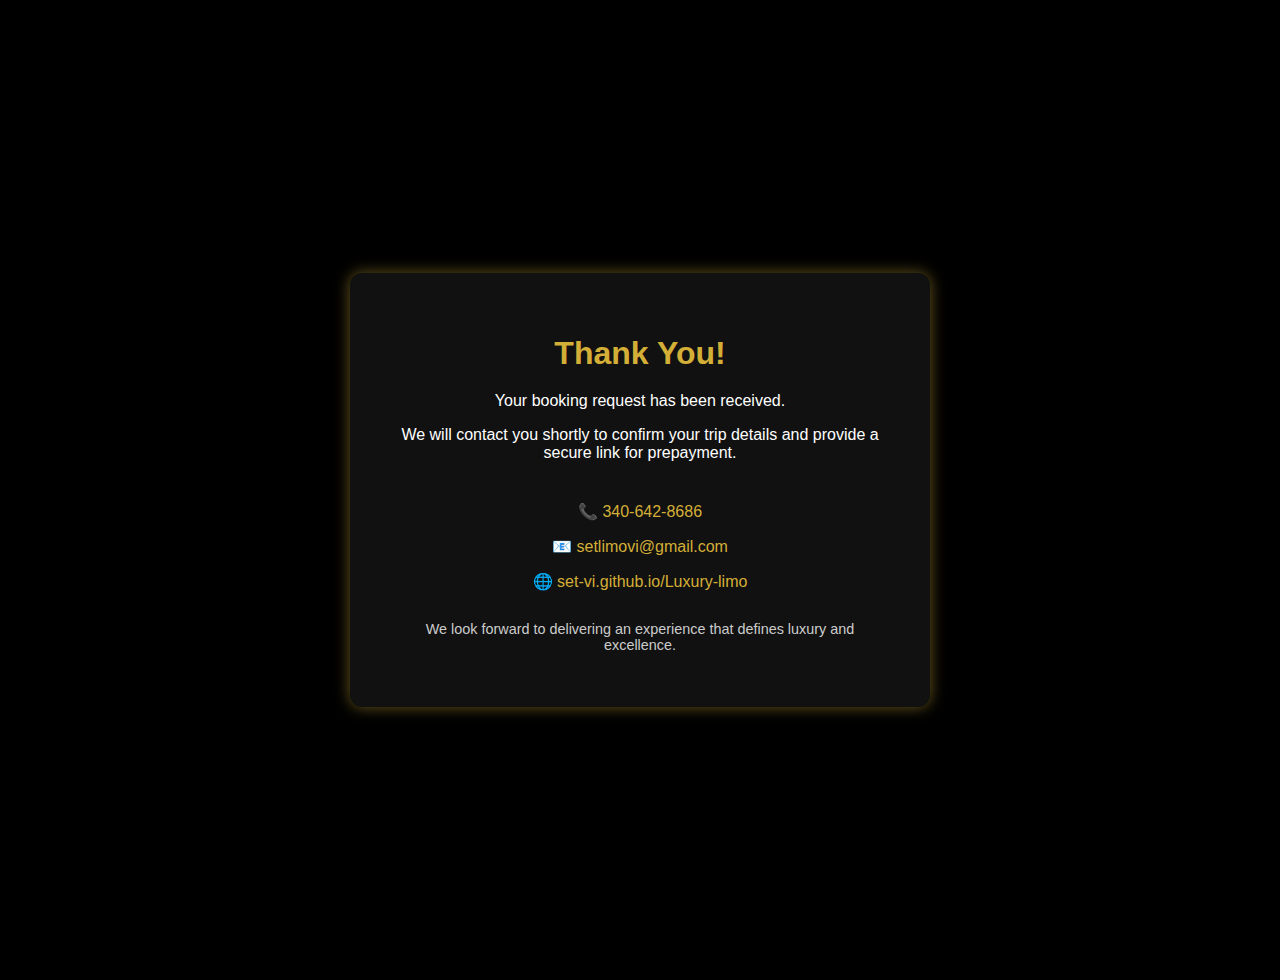
<file: thank-you.backup.html>
<!DOCTYPE html>
<html lang="en">
<head>
  <meta charset="UTF-8">
  <meta name="viewport" content="width=device-width, initial-scale=1.0">
  <title>Thank You - Superb Executive Transportation</title>
  <style>
    body {
      margin: 0;
      font-family: 'Arial', sans-serif;
      background: #000;
      color: #fff;
      padding: 40px;
      display: flex;
      justify-content: center;
      align-items: center;
      height: 100vh;
      text-align: center;
    }
    .container {
      background: #111;
      padding: 40px;
      border-radius: 12px;
      box-shadow: 0 0 15px rgba(212, 175, 55, 0.5);
      max-width: 500px;
      width: 100%;
    }
    h1 {
      color: #d4af37;
      margin-bottom: 20px;
    }
    p {
      margin-top: 10px;
    }
    a {
      color: #d4af37;
      text-decoration: none;
    }
    a:hover {
      text-decoration: underline;
    }
  </style>
</head>
<body>
  <div class="container">
    <h1>Thank You!</h1>
    <p>Your booking request has been received.</p>
    <p>We will contact you shortly to confirm your trip details and provide a secure link for prepayment.</p>

    <div style="margin-top: 40px;">
      <p><a href="tel:3406428686">📞 340-642-8686</a></p>
      <p><a href="mailto:setvi@gmail.com">📧 setlimovi@gmail.com</a></p>
      <p><a href="https://set-vi.github.io/Luxury-limo/">🌐 set-vi.github.io/Luxury-limo</a></p>
    </div>

    <p style="margin-top: 30px; font-size: 0.9em; color: #ccc;">We look forward to delivering an experience that defines luxury and excellence.</p>
  </div>
</body>
</html>
</file>
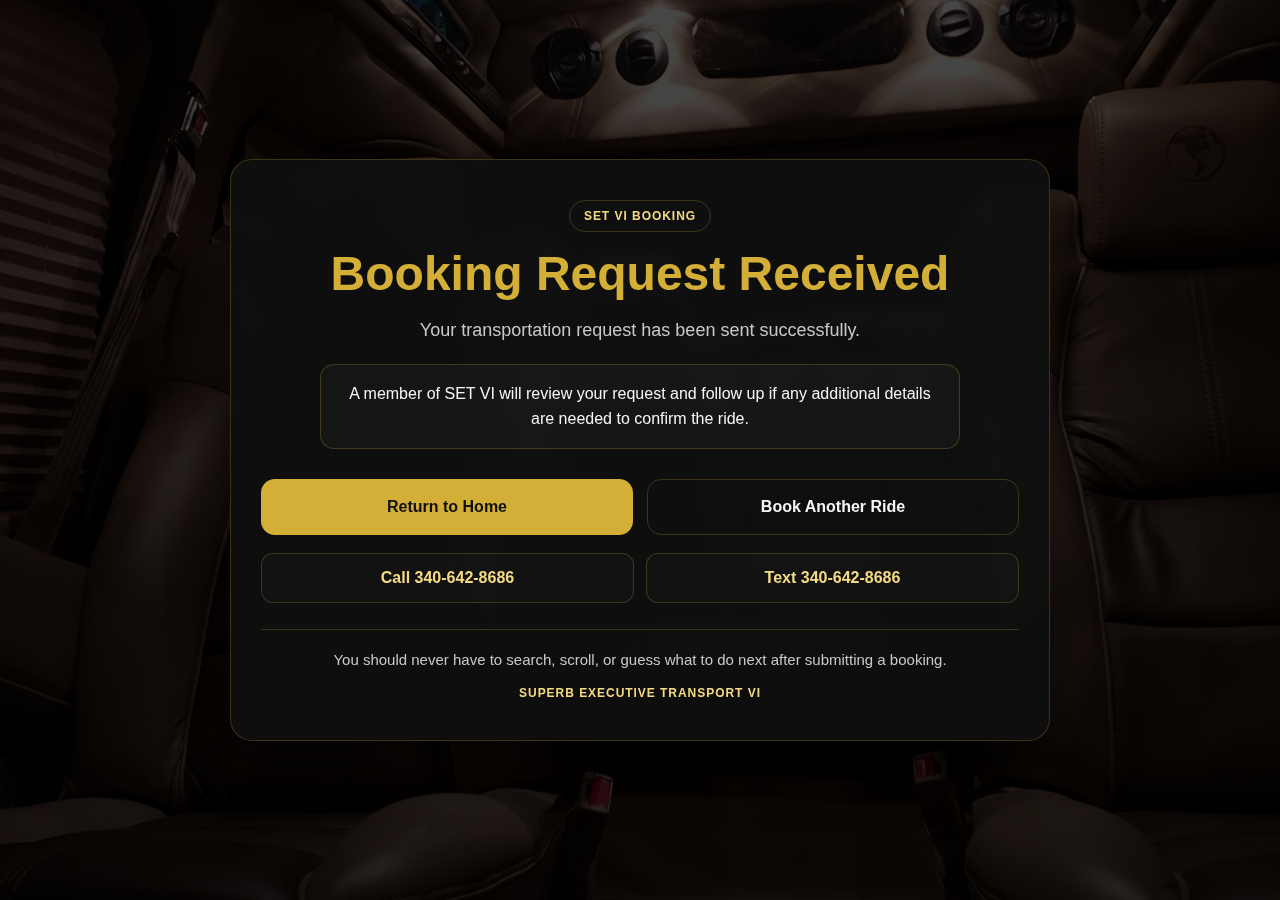
<file: thank-you.html>
<!DOCTYPE html>
<html lang="en">
<head>
  <meta charset="UTF-8" />
  <meta name="viewport" content="width=device-width, initial-scale=1.0" />
  <title>Booking Request Received | SET VI</title>
  <style>
    :root {
      --bg: #070707;
      --panel: rgba(15, 15, 15, 0.94);
      --gold: #d4af37;
      --gold-soft: #f4db83;
      --text: #f5f5f5;
      --muted: #c8c8c8;
      --line: rgba(212, 175, 55, 0.24);
      --shadow: 0 20px 60px rgba(0, 0, 0, 0.45);
    }

    * {
      box-sizing: border-box;
    }

    body {
      margin: 0;
      min-height: 100vh;
      font-family: Arial, Helvetica, sans-serif;
      color: var(--text);
      background:
        linear-gradient(rgba(0, 0, 0, 0.72), rgba(0, 0, 0, 0.84)),
        url("./png/luxury-int.png") center/cover no-repeat fixed;
      display: flex;
      align-items: center;
      justify-content: center;
      padding: 24px;
    }

    .wrap {
      width: 100%;
      max-width: 820px;
    }

    .card {
      background: var(--panel);
      border: 1px solid var(--line);
      border-radius: 22px;
      box-shadow: var(--shadow);
      padding: 40px 30px;
      text-align: center;
      backdrop-filter: blur(4px);
    }

    .eyebrow {
      display: inline-block;
      margin-bottom: 16px;
      padding: 8px 14px;
      border: 1px solid var(--line);
      border-radius: 999px;
      color: var(--gold-soft);
      text-transform: uppercase;
      letter-spacing: 0.08em;
      font-size: 12px;
      font-weight: 700;
    }

    h1 {
      margin: 0 0 16px;
      color: var(--gold);
      font-size: clamp(30px, 4vw, 48px);
      line-height: 1.08;
    }

    .lead {
      max-width: 640px;
      margin: 0 auto 18px;
      color: var(--muted);
      font-size: 18px;
      line-height: 1.65;
    }

    .next-step {
      max-width: 640px;
      margin: 0 auto 30px;
      padding: 16px 18px;
      border: 1px solid var(--line);
      border-radius: 14px;
      background: rgba(255, 255, 255, 0.03);
      color: var(--text);
      font-size: 16px;
      line-height: 1.6;
    }

    .actions {
      display: grid;
      grid-template-columns: repeat(auto-fit, minmax(220px, 1fr));
      gap: 14px;
      margin-bottom: 18px;
    }

    .btn {
      display: inline-flex;
      align-items: center;
      justify-content: center;
      min-height: 56px;
      padding: 14px 18px;
      border-radius: 14px;
      text-decoration: none;
      font-weight: 700;
      font-size: 16px;
      transition: transform 0.15s ease, opacity 0.15s ease;
    }

    .btn:hover {
      transform: translateY(-1px);
      opacity: 0.97;
    }

    .btn-primary {
      background: var(--gold);
      color: #101010;
    }

    .btn-secondary {
      background: transparent;
      color: var(--text);
      border: 1px solid var(--line);
    }

    .contact-actions {
      display: grid;
      grid-template-columns: repeat(auto-fit, minmax(220px, 1fr));
      gap: 12px;
      margin-top: 8px;
    }

    .contact-link {
      display: inline-flex;
      align-items: center;
      justify-content: center;
      min-height: 50px;
      padding: 12px 16px;
      border-radius: 12px;
      text-decoration: none;
      color: var(--gold-soft);
      border: 1px solid var(--line);
      background: rgba(255, 255, 255, 0.02);
      font-weight: 700;
    }

    .footer-note {
      margin-top: 26px;
      padding-top: 18px;
      border-top: 1px solid var(--line);
      color: var(--muted);
      font-size: 15px;
      line-height: 1.6;
    }

    .brand {
      margin-top: 14px;
      color: var(--gold-soft);
      text-transform: uppercase;
      letter-spacing: 0.08em;
      font-size: 12px;
      font-weight: 700;
    }

    @media (max-width: 560px) {
      .card {
        padding: 30px 20px;
      }

      .lead,
      .next-step {
        font-size: 16px;
      }
    }
  </style>
</head>
<body>
  <main class="wrap">
    <section class="card">
      <div class="eyebrow">SET VI Booking</div>

      <h1>Booking Request Received</h1>

      <p class="lead">
        Your transportation request has been sent successfully.
      </p>

      <div class="next-step">
        A member of SET VI will review your request and follow up if any additional details are needed to confirm the ride.
      </div>

      <div class="actions">
        <a class="btn btn-primary" href="./index.html">Return to Home</a>
        <a class="btn btn-secondary" href="./booking.html">Book Another Ride</a>
      </div>

      <div class="contact-actions">
        <a class="contact-link" href="tel:+13406428686">Call 340-642-8686</a>
        <a class="contact-link" href="sms:+13406428686">Text 340-642-8686</a>
      </div>

      <div class="footer-note">
        You should never have to search, scroll, or guess what to do next after submitting a booking.
      </div>

      <div class="brand">Superb Executive Transport VI</div>
    </section>
  </main>

  <script>
    history.pushState({ page: "thank-you" }, "", location.href);

    window.addEventListener("popstate", function () {
      window.location.replace("./index.html");
    });
  </script>
</body>
</html>
</file>
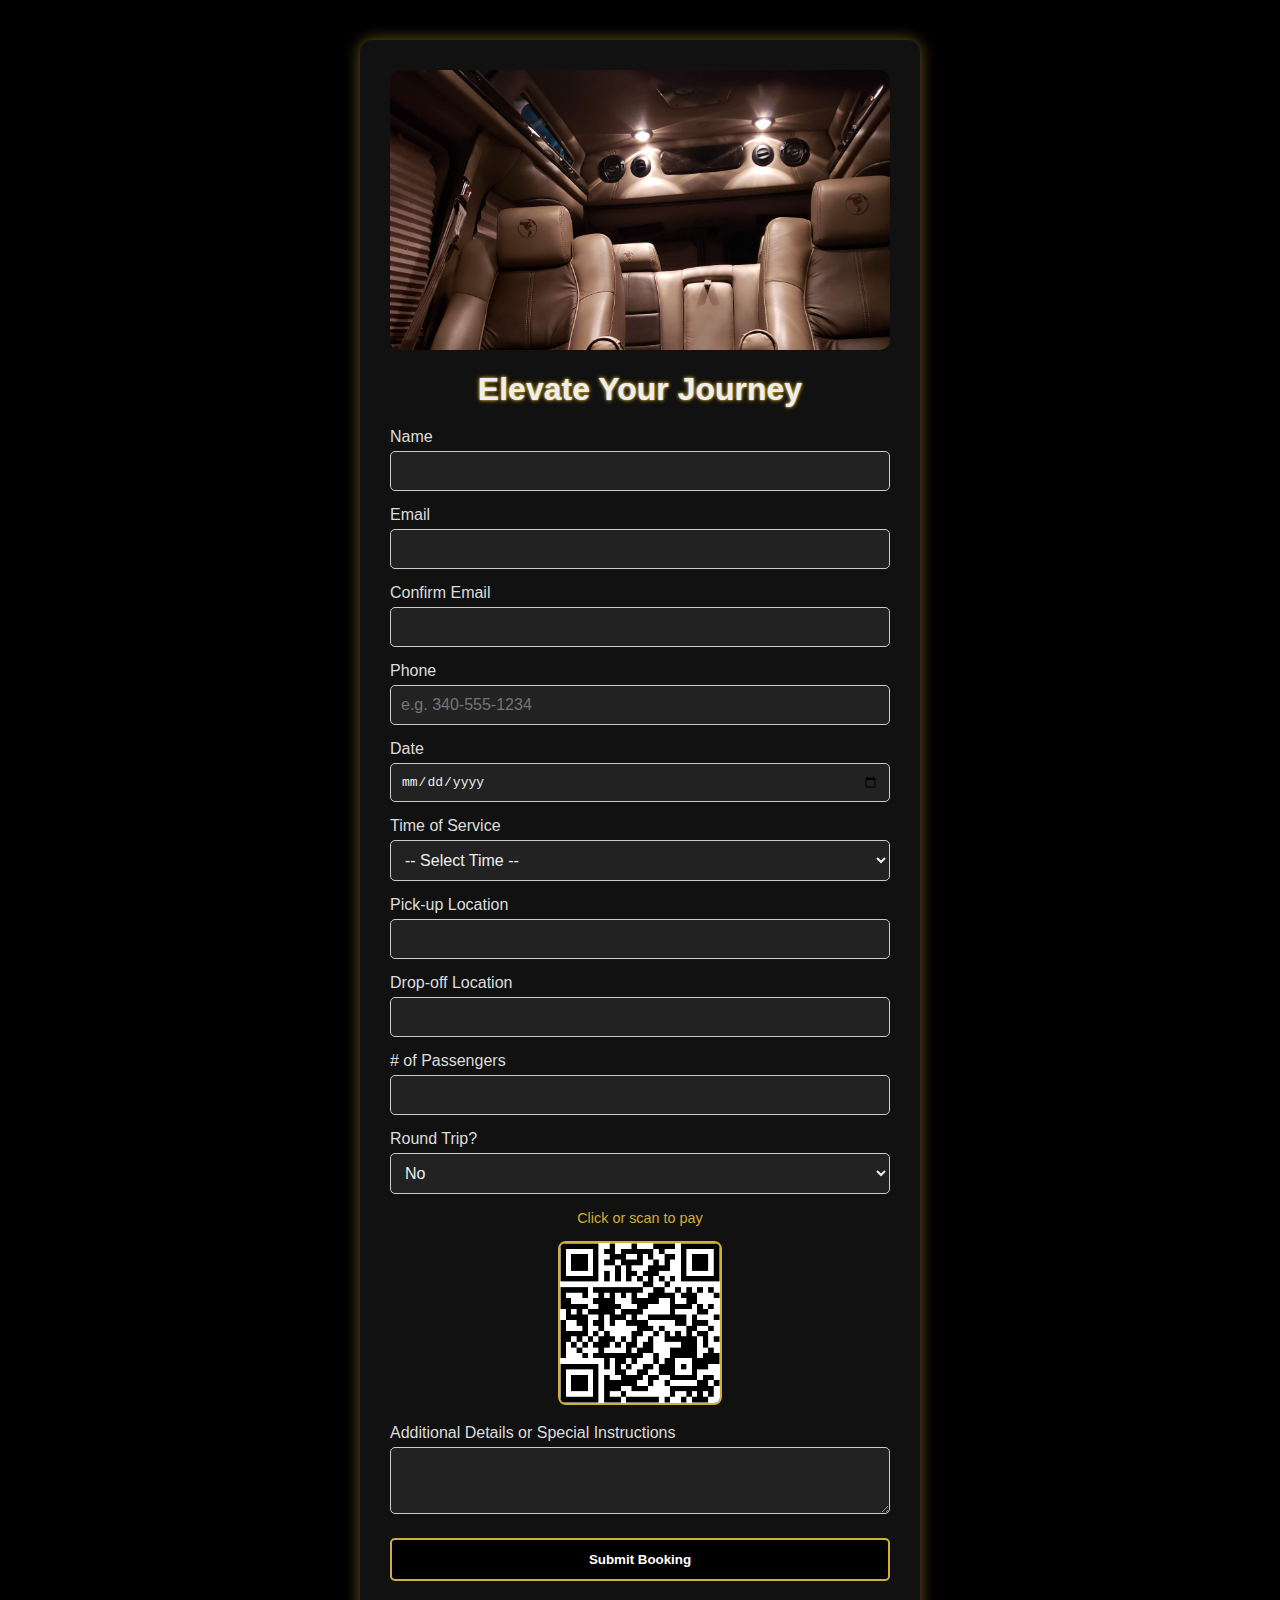
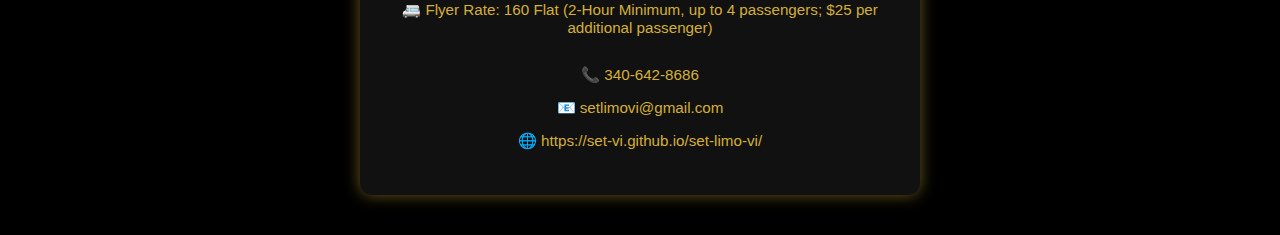
<file: update booking.html>
<!DOCTYPE html>
<html lang="en">
<head>
  <meta charset="UTF-8" />
  <meta name="viewport" content="width=device-width, initial-scale=1.0" />
  <title>Elevate Your Journey | Superb Executive Transportation</title>
  <style>
    body {
      margin: 0;
      font-family: 'Arial', sans-serif;
      background: #000;
      color: #eee;
      padding: 40px;
      display: flex;
      justify-content: center;
    }
    .container {
      background: #111;
      padding: 30px;
      border-radius: 12px;
      box-shadow: 0 0 15px rgba(212, 175, 55, 0.5);
      width: 100%;
      max-width: 500px;
    }
    h1 {
      color: #d4af37;
      text-align: center;
      margin-bottom: 20px;
    }
    label {
      display: block;
      margin-top: 15px;
      margin-bottom: 5px;
      color: #ddd;
    }
    input, textarea, select {
      box-sizing: border-box;
      width: 100%;
      padding: 10px;
      font-size: 1em;
      border-radius: 5px;
      border: 1px solid #ccc;
      background: #222;
      color: #eee;
    }
    input:focus, select:focus, textarea:focus {
      border-color: #d4af37;
      outline: none;
    }
    button {
      margin-top: 20px;
      width: 100%;
      padding: 12px;
      background-color: #000;
      color: #fff;
      font-weight: bold;
      border: 2px solid #d4af37;
      border-radius: 5px;
      cursor: pointer;
    }
    button:hover {
      background-color: #d4af37;
      color: #000;
    }
    .contact-info {
      margin-top: 30px;
      text-align: center;
      font-size: 0.95em;
      color: #ccc;
    }
    .contact-info a {
      color: #d4af37;
      text-decoration: none;
    }
    .hero-image {
      position: relative;
      width: 100%;
      max-height: 280px;
      overflow: hidden;
      border-radius: 10px;
      margin-bottom: 20px;
    }
    .hero-image img {
      width: 100%;
      height: auto;
      object-fit: cover;
      display: block;
    }
    .hero-heading {
      color: #eee;
      text-shadow: 0 0 2px #d4af37, 0 0 4px #d4af37;
    }
    @media (max-width: 480px) {
      body {
        padding: 20px;
      }
    }
  </style>
</head>
<body>
<div class="container">
  <div class="hero-image">
    <img src="./png/luxury-int.png" alt="Luxury Interior">
  </div>
  <h1 class="hero-heading">Elevate Your Journey</h1>

  <form id="booking-form">
    <label for="name">Name</label>
    <input type="text" id="name" name="name" required autocomplete="name" />

    <label for="email">Email</label>
    <input type="email" id="email" name="_replyto" required autocomplete="email" />

    <label for="confirm-email">Confirm Email</label>
    <input type="email" id="confirm-email" name="confirm-email" required autocomplete="email" />

    <label for="phone">Phone</label>
    <input type="tel" id="phone" name="phone" required placeholder="e.g. 340-555-1234" autocomplete="tel" />

    <label for="date">Date</label>
    <input type="date" id="date" name="date" required min="" onfocus="this.min = new Date().toISOString().split('T')[0]" />

    <label for="time">Time of Service</label>
    <select id="time" name="time" required>
      <option value="">-- Select Time --</option>
      <option value="05:00">5:00 AM</option>
      <option value="06:00">6:00 AM</option>
      <option value="07:00">7:00 AM</option>
      <option value="08:00">8:00 AM</option>
      <option value="09:00">9:00 AM</option>
      <option value="10:00">10:00 AM</option>
      <option value="11:00">11:00 AM</option>
      <option value="12:00">12:00 PM</option>
      <option value="13:00">1:00 PM</option>
      <option value="14:00">2:00 PM</option>
      <option value="15:00">3:00 PM</option>
      <option value="16:00">4:00 PM</option>
      <option value="17:00">5:00 PM</option>
      <option value="18:00">6:00 PM</option>
      <option value="19:00">7:00 PM</option>
      <option value="20:00">8:00 PM</option>
      <option value="21:00">9:00 PM</option>
      <option value="22:00">10:00 PM</option>
      <option value="23:00">11:00 PM</option>
      <option value="00:00">12:00 AM (Midnight)</option>
    </select>

    <label for="pickup">Pick-up Location</label>
<input list="locations" id="pickup" name="pickup" required />

    <div id="airport-extra" style="display: none;">
      <label for="airline">Airline</label>
      <input type="text" id="airline" name="airline" placeholder="e.g. American Airlines" />

      <label for="baggage">Baggage Info</label>
      <textarea id="baggage" name="baggage" rows="2" placeholder="e.g. 2 checked bags, 1 carry-on"></textarea>
    </div>

    <label for="dropoff">Drop-off Location</label>
<input list="locations" id="dropoff" name="dropoff" required />

    <label for="passengers"># of Passengers</label>
    <input type="number" id="passengers" name="passengers" required min="1" max="10" />

    <label for="roundtrip">Round Trip?</label>
    <select id="roundtrip" name="roundtrip">
      <option value="no">No</option>
      <option value="yes">Yes</option>
    </select>

    <div id="return-fields" style="display: none;">
      <label for="return-date">Return Date</label>
      <input type="date" id="return-date" name="return-date" />

      <label for="return-time">Return Time</label>
      <select id="return-time" name="return-time">
        <option value="">-- Select Time --</option>
        <option value="13:00">1:00 PM</option>
        <option value="14:00">2:00 PM</option>
        <option value="15:00">3:00 PM</option>
        <option value="16:00">4:00 PM</option>
        <option value="17:00">5:00 PM</option>
        <option value="18:00">6:00 PM</option>
        <option value="19:00">7:00 PM</option>
        <option value="20:00">8:00 PM</option>
        <option value="21:00">9:00 PM</option>
        <option value="22:00">10:00 PM</option>
        <option value="23:00">11:00 PM</option>
        <option value="00:00">12:00 AM (Midnight)</option>
      </select>
    </div>

    <div style="text-align: center; margin-top: 16px;">
  <p style="color: #d4af37; font-size: 0.9em; font-weight: 500;">Click or scan to pay</p>
  <a href="https://www.paypal.com/paypalme/setlimo" target="_blank">
    <img src="./png/paypal-qrcode.png" alt="Pay with PayPal" width="160" style="border: 2px solid #d4af37; border-radius: 8px;" />
  </a>
</div>

    <label for="notes">Additional Details or Special Instructions</label>
    <textarea id="notes" name="notes" rows="3"></textarea>

    <button type="submit">Submit Booking</button>
  </form>

  <datalist id="locations">
    <option value="Other">
    <option value="✈️ Cyril E. King Airport">
    <option value="🛳️ Red Hook Ferry Terminal">
    <option value="🛥️ Yacht Haven Grande">
    <option value="🏨 Bluebeard's Castle">
    <option value="🏨 Bolongo Bay Beach Resort">
    <option value="🏨 Charlotte Amalie">
    <option value="🏨 Emerald Beach Resort">
    <option value="🏨 Havensight">
    <option value="🏨 Marriott Frenchman's Reef">
    <option value="🏨 Margaritaville Vacation Club">
    <option value="🏨 Point Pleasant Resort">
    <option value="🏨 Secret Harbour Beach Resort">
    <option value="🏨 The Ritz-Carlton, St. Thomas">
  </datalist>

  <p style="text-align: center; color: #d4af37; font-size: 0.95em; margin-top: 20px;">
    🚐 Flyer Rate: 160 Flat (2-Hour Minimum, up to 4 passengers; $25 per additional passenger)
  </p>

  <div class="contact-info">
    <p>📞 <a href="tel:3406428686">340-642-8686</a></p>
    <p>📧 <a href="mailto:setlimovi@gmail.com">setlimovi@gmail.com</a></p>
    <p>🌐 <a href="https://set-vi.github.io/set-limo-vi/" target="_blank">https://set-vi.github.io/set-limo-vi/</a></p>
  </div>
</div>

<script>
  document.addEventListener('DOMContentLoaded', function () {
    const form = document.getElementById('booking-form');
    if (!form) return;

    form.addEventListener('submit', async function(e) {
      e.preventDefault();

      if (!form.checkValidity()) {
        form.reportValidity();
        return;
      }

      const email = form.email.value;
      const confirmEmail = form['confirm-email'].value;
      if (email !== confirmEmail) {
        alert("Emails do not match.");
        return;
      }

      const button = form.querySelector('button');
      button.disabled = true;
      button.textContent = 'Submitting...';

      const formData = new FormData(form);
      try {
        const response = await fetch('https://formspree.io/f/meoazyoy', {
          method: 'POST',
          body: formData
        });

        if (response.ok) {
          window.location.href = 'https://set-vi.github.io/set-limo-vi/thank-you.html';
        } else {
          throw new Error('Formspree rejected the submission');
        }
      } catch (error) {
        console.error("Submission error:", error);
        alert("Something went wrong. Please try again or call us directly.");
        button.disabled = false;
        button.textContent = 'Submit Booking';
      }
    });

    const pickup = document.getElementById('pickup');
    const airportExtra = document.getElementById('airport-extra');
    const roundTripSelect = document.getElementById('roundtrip');
    const returnFields = document.getElementById('return-fields');
    const returnTime = document.getElementById('return-time');
    const serviceTime = document.getElementById('time');

    if (pickup) {
      pickup.addEventListener('input', function () {
        if (pickup.value === 'Cyril E. King Airport') {
          airportExtra.style.display = 'block';
        } else {
          airportExtra.style.display = 'none';
          airportExtra.querySelectorAll('input, textarea').forEach(el => el.value = '');
        }
      });
    }

    if (roundTripSelect) {
      roundTripSelect.addEventListener('change', function () {
        updateCalculatedPrice();
        if (this.value === 'yes') {
          returnFields.style.display = 'block';
        } else {
          returnFields.style.display = 'none';
          returnFields.querySelectorAll('input, select').forEach(el => el.value = '');
        }
      });
    }

    const passengerInput = document.getElementById('passengers');
    if (passengerInput) {
      const passengerNote = document.createElement('div');
      passengerNote.id = 'passenger-warning';
      passengerNote.style.cssText = 'font-size: 0.8em; color: #d4af37; margin-top: 6px; display: none;';
      passengerNote.textContent = 'Groups over 6 passengers may require a second vehicle. We’ll follow up to confirm arrangements.';
      passengerInput.parentNode.insertBefore(passengerNote, passengerInput.nextSibling);

      function updateCalculatedPrice() {
        const baseRate = 160;
        const additionalRate = 25;
        const passengerCount = parseInt(passengerInput.value || 0);
        const isRoundTrip = document.getElementById('roundtrip')?.value === 'yes';

        let total = baseRate;
        if (isRoundTrip) {
          total += baseRate; // add another $160 for round trip
        }
        if (passengerCount > 4) {
          total += (passengerCount - 4) * additionalRate;
        }
        const totalDiv = document.getElementById('calculated-price');
        if (totalDiv) totalDiv.textContent = `Total: $${total}`;

        passengerNote.style.display = passengerCount > 6 ? 'block' : 'none';
      }

      passengerInput.addEventListener('input', updateCalculatedPrice);
      updateCalculatedPrice();
    }
  });
</script>
</body>
</html>
</file>
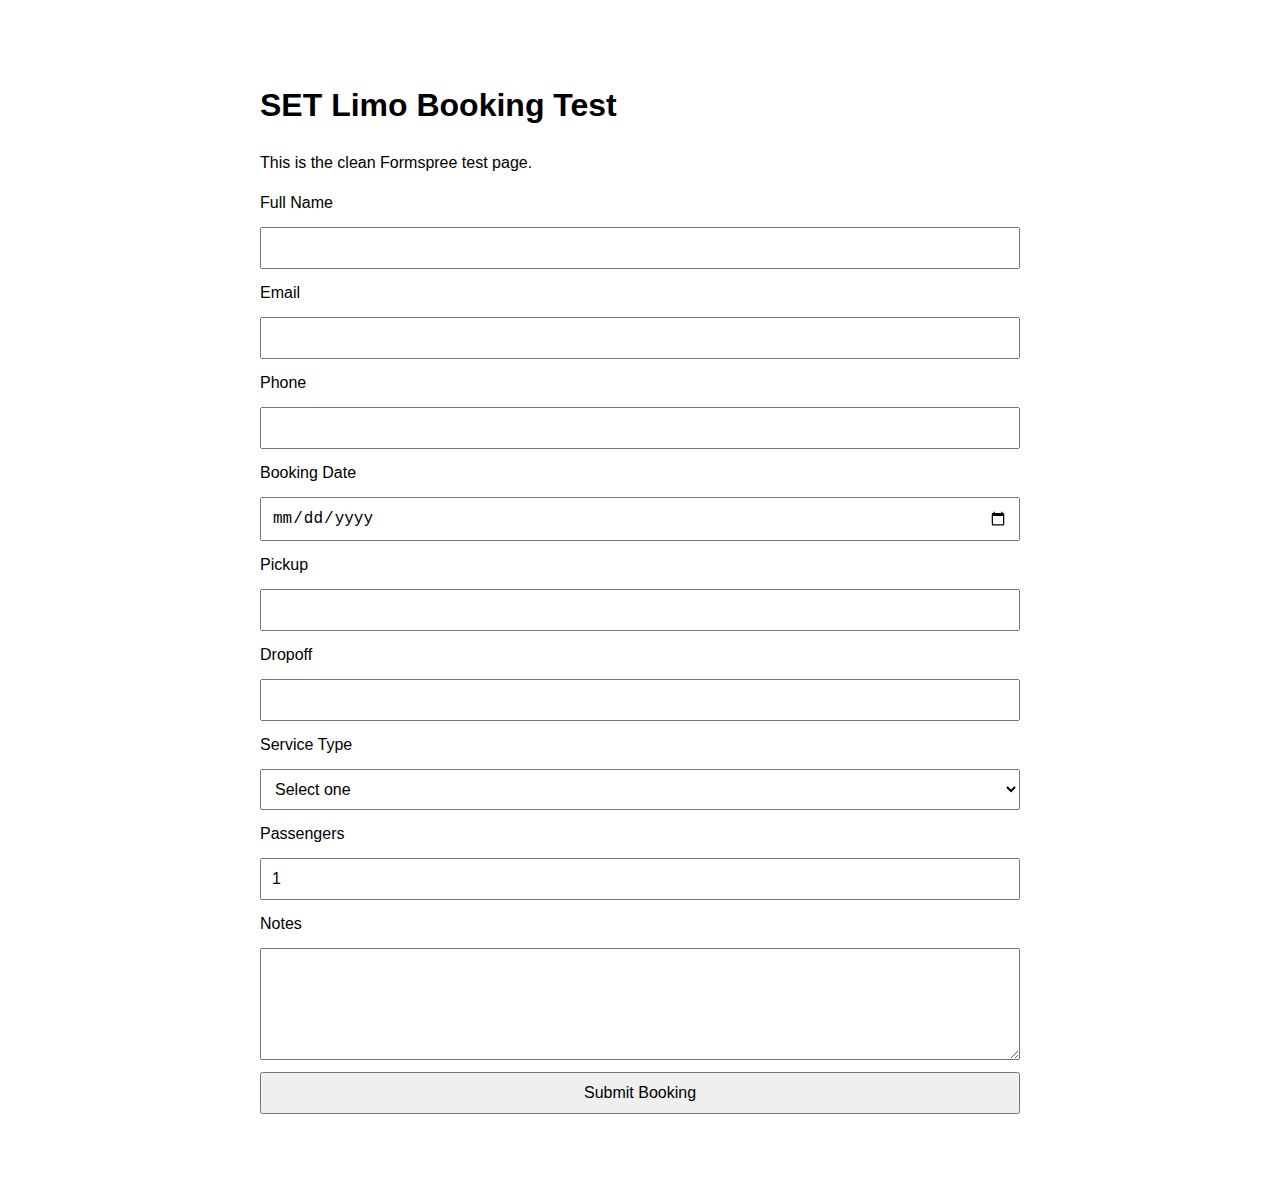
<file: update-booking.html>
<!doctype html>
<html lang="en">
<head>
  <meta charset="UTF-8">
  <meta name="viewport" content="width=device-width, initial-scale=1.0">
  <title>SET Limo Booking Test</title>
  <style>
    body {
      font-family: Arial, sans-serif;
      max-width: 760px;
      margin: 40px auto;
      padding: 20px;
      line-height: 1.5;
    }
    form {
      display: grid;
      gap: 12px;
    }
    input, select, textarea, button {
      padding: 10px;
      font-size: 16px;
    }
    button {
      cursor: pointer;
    }
  </style>
</head>
<body>
  <h1>SET Limo Booking Test</h1>
  <p>This is the clean Formspree test page.</p>

  <form id="booking-form" action="https://formspree.io/f/mldbjzgj" method="POST">
    <input type="hidden" name="_subject" value="New SET Limo booking request">

    <label for="name">Full Name</label>
    <input id="name" name="name" type="text" required>

    <label for="email">Email</label>
    <input id="email" name="email" type="email" required>

    <label for="phone">Phone</label>
    <input id="phone" name="phone" type="tel" required>

    <label for="booking-date">Booking Date</label>
    <input id="booking-date" name="booking_date" type="date" required>

    <label for="pickup">Pickup</label>
    <input id="pickup" name="pickup_location" type="text" required>

    <label for="dropoff">Dropoff</label>
    <input id="dropoff" name="dropoff_location" type="text" required>

    <label for="service-type">Service Type</label>
    <select id="service-type" name="service_type" required>
      <option value="">Select one</option>
      <option value="transfer">Transfer</option>
      <option value="hourly-rental">Hourly Rental</option>
      <option value="daily-rental">Daily Rental</option>
    </select>

    <label for="number-of-passengers">Passengers</label>
    <input id="number-of-passengers" name="passengers" type="number" min="1" value="1" required>

    <label for="notes">Notes</label>
    <textarea id="notes" name="notes" rows="5"></textarea>

    <button id="submit-button" type="submit">Submit Booking</button>
  </form>
</body>
</html>
</file>
